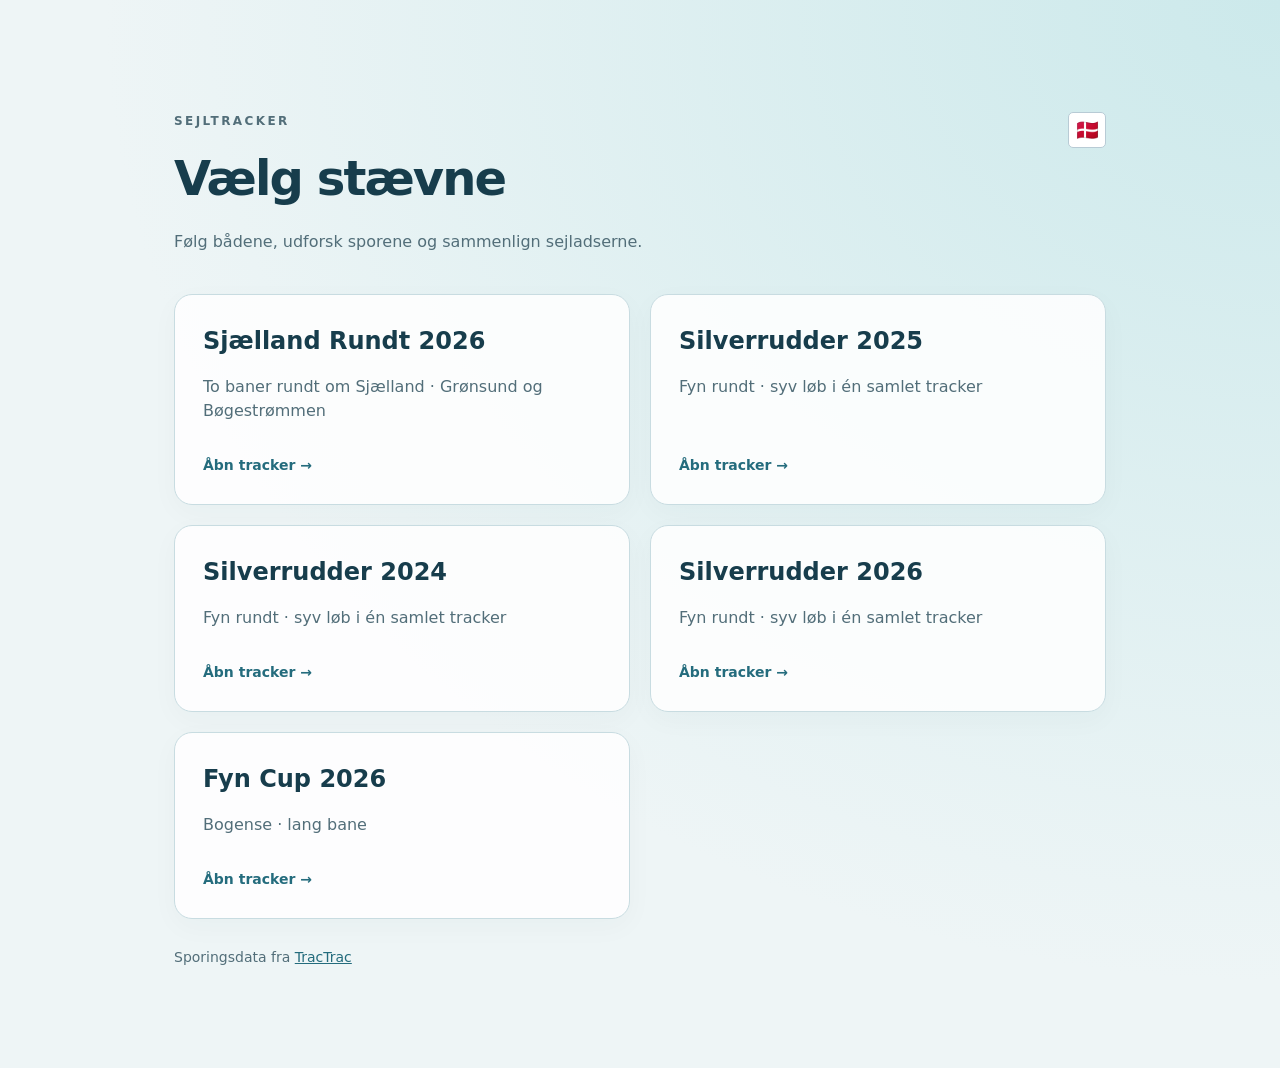
<file: releases/7faaec162c1256cc2d5933e4f541766f8879c5fa/index.html>
<!doctype html>
<html lang="da">
<meta charset="utf-8">
<meta name="viewport" content="width=device-width,initial-scale=1">
<title data-i18n>Sejltracker · Vælg stævne</title>
<link rel="stylesheet" href="landing.css">
<link rel="stylesheet" href="i18n.css">
<main>
 <header><div class="language-picker" data-language-picker>
  <button type="button" aria-label="Vælg sprog" title="Sprog" aria-expanded="false" aria-controls="languageOptions" data-i18n-attrs="aria-label title">🇩🇰</button>
  <nav id="languageOptions" aria-label="Sprog" data-languages hidden data-i18n-attrs="aria-label">
    <a lang="da" hreflang="da">Dansk</a>
    <a lang="en" hreflang="en">English</a>
    <a lang="de" hreflang="de">Deutsch</a>
    <a lang="fr" hreflang="fr">Français</a>
  </nav>
</div><p class="eyebrow" data-i18n>Sejltracker</p><h1 data-i18n>Vælg stævne</h1><p data-i18n>Følg bådene, udforsk sporene og sammenlign sejladserne.</p></header>
 <nav id="eventCards" aria-label="Stævner" aria-busy="true" data-i18n-attrs="aria-label"></nav>
 <p id="landingStatus" role="status" data-i18n>Henter stævner …</p>
 <footer class="data-credit"><span data-i18n>Sporingsdata fra</span> <a href="https://www.tractrac.com/">TracTrac</a></footer>
</main>
<script src="i18n-messages.js"></script><script src="i18n.js"></script><script src="event-selection.js"></script><script src="landing.js"></script>
</html>
</file>
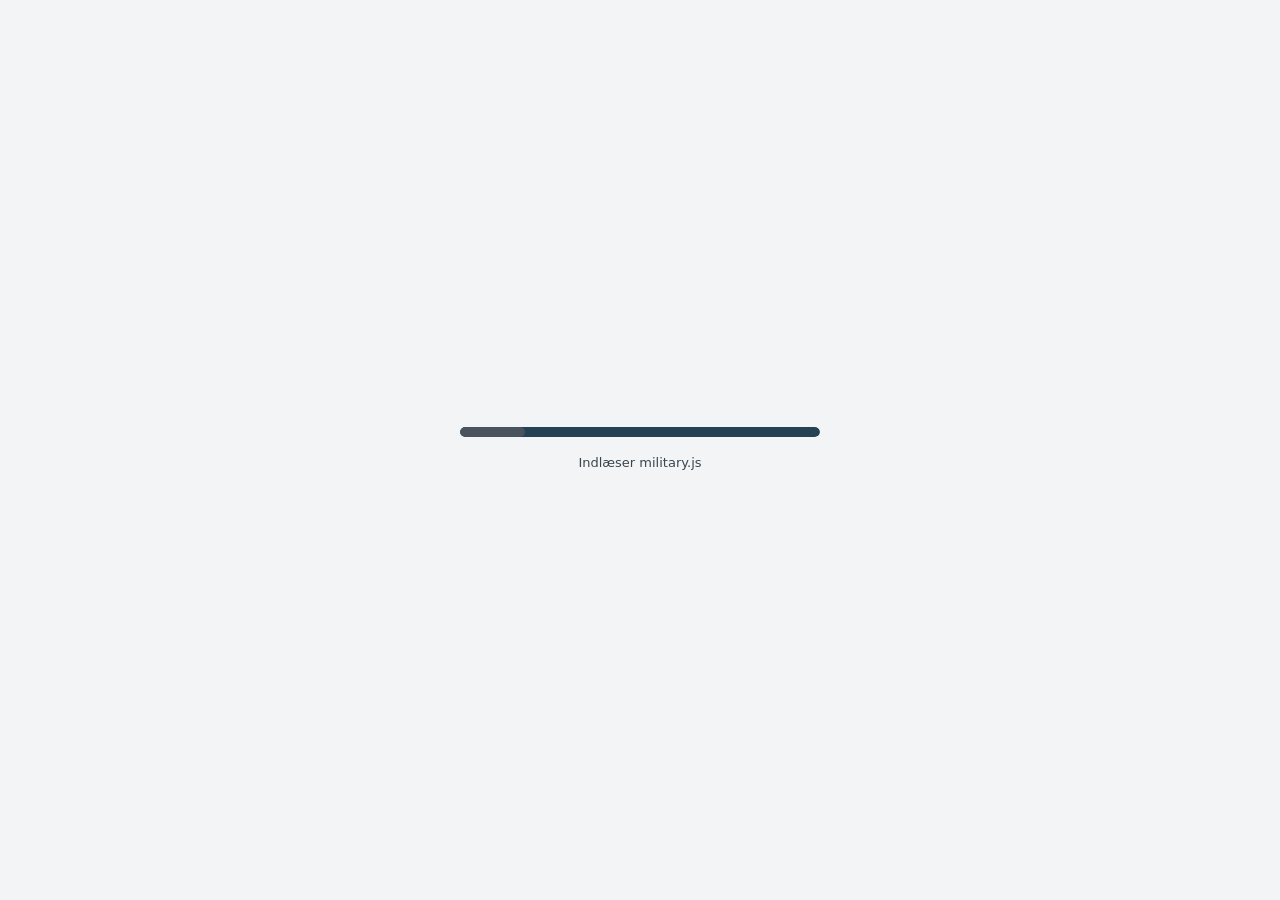
<file: releases/7faaec162c1256cc2d5933e4f541766f8879c5fa/events/fyn-cup-2026/index.html>
<!doctype html>
<html lang="da" data-event-id="fyn-cup-2026" class="viewer-loading">
<meta charset="utf-8">
<base href="../../">
<meta name="viewport" content="width=device-width,initial-scale=1">
<title data-i18n>Sejltracker</title>
<link rel="stylesheet" href="assets/f4ad414b5ff165541084/viewer.css">
<link rel="stylesheet" href="assets/f4ad414b5ff165541084/i18n.css">
<body class="event-panel-collapsed" aria-busy="true">
<section id="viewerLoading" aria-label="Indlæsning" data-i18n-attrs="aria-label">
  <progress id="viewerLoadingProgress" max="100" value="0" aria-label="Indlæser præsentationen" data-i18n-attrs="aria-label"></progress>
  <p id="viewerLoadingStage" role="status" aria-live="polite" data-i18n>Starter …</p>
  <p id="viewerLoadingError" role="alert" hidden></p>
  <p data-client-report-status role="status" hidden></p>
  <button id="viewerLoadingRetry" type="button" hidden data-i18n>Genindlæs siden</button>
</section>
<main inert>
<div id="mapSurface">
<svg id="mapBase" viewBox="230 250 620 760" xmlns="http://www.w3.org/2000/svg" aria-hidden="true">
  <g id="land" pointer-events="none"></g>
  <g id="precipitation"><image id="radarImage" x="0" y="0" width="1000" height="1180" visibility="hidden"/></g>
  <g id="baseMap"><g id="coast"></g><g id="trafficSeparation"></g><g id="militaryAreas"></g><g id="routeT" pointer-events="none"></g><g id="courseLines" pointer-events="none"></g></g>
  <g id="winds" visibility="hidden"></g><g id="mapNavigation" pointer-events="none"></g>
</svg>
<svg id="map" viewBox="230 250 620 760" xmlns="http://www.w3.org/2000/svg" role="group" aria-label="Kort med bådspor, vind, nedbørsradar og annotationer" data-i18n-attrs="aria-label">
  <path id="mapRhumbline" fill="none" stroke-width="2.5" stroke-linejoin="round" stroke-linecap="round" vector-effect="non-scaling-stroke" pointer-events="none" hidden/>
  <g id="routes"></g><g id="gateResults" pointer-events="none"></g><g id="boatMarkers"></g><g id="places"></g><g id="seamarks" pointer-events="none"></g><g id="speedMarkers"></g><g id="noteDrawings" pointer-events="none"></g><g id="drawingPreview" pointer-events="none"></g><g id="annotations"></g><g id="mapCredit" pointer-events="none"></g><g id="trackSpeedLegend" pointer-events="none" aria-label="Bådfart over grunden, jet-farveskala fra 0 til 15 knob" data-i18n-attrs="aria-label"></g>
  <g id="windSelection" visibility="hidden" pointer-events="none" role="status">
    <circle r="4" fill="#f4fafb" stroke="#273940" stroke-width="1.5"/>
    <text id="windSelectionText" font-size="12" font-weight="700" fill="#14212a" stroke="#fff" stroke-width="3" paint-order="stroke"></text>
  </g>
</svg>
</div>
<h1 id="mapHeading"><select id="eventSelect" aria-label="Stævne" title="Vælg stævne" data-i18n-attrs="aria-label title"></select><span id="referenceBoatHeading"></span><a class="all-events" href="./" title="Alle stævner" aria-label="Alle stævner" data-i18n-attrs="title aria-label">⌂</a></h1>
<div id="mapTools">
<button id="presentationFullscreen" type="button" aria-label="Fuld skærm" title="Fuld skærm" aria-pressed="false" hidden data-i18n-attrs="aria-label title">
  <svg id="fullscreenEnterIcon" width="18" height="18" viewBox="0 0 24 24" fill="none" stroke="currentColor" stroke-width="1.7" stroke-linecap="round" stroke-linejoin="round" aria-hidden="true"><path d="M8 3H3v5m13-5h5v5M3 16v5h5m13-5v5h-5"/></svg>
  <svg id="fullscreenExitIcon" width="18" height="18" viewBox="0 0 24 24" fill="none" stroke="currentColor" stroke-width="1.7" stroke-linecap="round" stroke-linejoin="round" aria-hidden="true" hidden><path d="M3 8h5V3m8 0v5h5M8 21v-5H3m18 0h-5v5"/></svg>
</button>
<section id="mapMeasure" aria-label="Måleværktøj" data-i18n-attrs="aria-label">
  <button id="mapMeasureToggle" type="button" aria-label="Mål afstand" aria-pressed="false" title="Mål afstand: træk fra start til slut. Tryk igen for at fjerne målingen." data-i18n-attrs="aria-label title"><svg width="18" height="18" viewBox="0 0 24 24" fill="none" stroke="currentColor" stroke-width="1.7" stroke-linejoin="round" aria-hidden="true"><path d="m3 16 13-13 5 5L8 21Z M6 13l3 3 M9 10l2 2 M12 7l3 3 M15 4l2 2"/></svg></button>
</section>
<section id="mapGates" aria-label="Gate-måling" data-i18n-attrs="aria-label">
  <button id="mapGatesToggle" type="button" aria-label="Mål tid mellem gates" aria-pressed="false" title="Mål sejltid: træk gate 1, og træk derefter gate 2. Tryk igen for at fjerne gates." data-i18n-attrs="aria-label title"><svg width="18" height="18" viewBox="0 0 24 24" fill="none" stroke="currentColor" stroke-width="1.7" stroke-linecap="round" stroke-linejoin="round" aria-hidden="true"><path d="M3 4v11M9 4v11M2 6h8M15 3v11M21 3v11M14 5h8M6 19h12m-3-3 3 3-3 3"/></svg></button>
</section>
<section id="rhumblineTools" aria-label="Tegn permanent rhumbline" hidden data-i18n-attrs="aria-label">
  <p id="measurementHelp"></p>
  <output id="measurementResult" aria-live="polite"></output>
  <div class="map-tool-actions"><button id="finishMapLine" type="button" disabled data-i18n>Gem permanent rhumbline</button><button id="undoMapPoint" type="button" disabled data-i18n>Fortryd punkt</button><button id="editRouteMarks" type="button" aria-controls="routeMarkTools" aria-pressed="false" data-i18n>Redigér mærker</button></div>
  <label id="routeLinePreviewLabel" hidden><span data-i18n>Vis linjen ved</span>
    <select id="routeLinePreview"><option value="start" data-i18n>Start</option><option value="finish" data-i18n>Mål</option></select>
  </label>
  <div id="routeMarkTools" hidden>
    <p data-i18n>Klik på kortet for at sætte et mærke, eller klik på et mærke for at vælge det.</p>
    <label for="routeMarkName" data-i18n>Mærkets navn (valgfrit)</label>
    <input id="routeMarkName" type="text" disabled>
    <div class="map-tool-actions"><button id="removeRouteMark" type="button" disabled data-i18n>Slet mærke</button><button id="saveRouteMarks" type="button" disabled data-i18n>Gem mærker</button></div>
    <p id="routeMarkStatus" role="status"></p>
  </div>
</section>
<section id="mapTracks" aria-label="Sporindstillinger" data-i18n-attrs="aria-label">
  <button id="mapTracksToggle" type="button" aria-label="Spor" title="Spor" aria-expanded="false" aria-controls="mapTracksPanel" data-i18n-attrs="aria-label title"><svg width="18" height="18" viewBox="0 0 24 24" fill="none" stroke="currentColor" stroke-width="1.7" stroke-linecap="round" stroke-linejoin="round" aria-hidden="true"><path d="m3 20 16-8c3-1.5 2-4-1-4H7c-3 0-4-2.5-1-4l3-1"/></svg></button>
  <div id="mapTracksPanel" hidden>
    <label for="trackLength" data-i18n>Sporlængde</label>
    <select id="trackLength"><option value="-1" data-i18n>Ingen spor</option><option value="900" data-i18n>15 minutter</option><option value="1800" data-i18n>30 minutter</option><option value="3600" data-i18n>1 time</option><option value="7200" selected data-i18n>2 timer</option><option value="14400" data-i18n>4 timer</option><option value="28800" data-i18n>8 timer</option><option value="0" data-i18n>Hele forløbet</option></select>
    <label for="referenceBoat" data-i18n>Referencebåd</label>
    <select id="referenceBoat"></select>
    <label for="trackStyle" data-i18n>Sportype</label>
    <select id="trackStyle"><option value="speed" data-i18n>Fart over grunden · SOG</option><option value="boat" data-i18n>Bådfarve</option><option value="absolute" data-i18n>Mod referencebåd · absolut</option><option value="handicap" data-i18n>Mod referencebåd · handicap</option><option value="time" data-i18n>Tid pr. 100 m · alle passager</option></select>
    <label id="handicapTracksLabel" data-i18n><input id="handicapCompensatedTracks" type="checkbox"> Handicapkompenseret spor</label>
    <p id="trackLengthSummary" hidden></p>
    <p id="ghostStatus" role="status" hidden></p>
  </div>
</section>
<button id="wind" type="button" class="weather-toggle" data-mode="off" aria-controls="winds windSelection">
  <svg width="18" height="18" viewBox="0 0 24 24" fill="none" stroke="currentColor" stroke-width="1.7" stroke-linecap="round" stroke-linejoin="round" aria-hidden="true">
    <path class="wind-mean-icon" d="M3 8h11a2.5 2.5 0 1 0-2.5-2.5M2 12h17a2.5 2.5 0 1 0-2.5-2.5M4 16h10a2.5 2.5 0 1 1-2.5 2.5"/>
    <path class="wind-gust-icon" d="M2 7h13a2.5 2.5 0 1 0-2.5-2.5M6 11h14a2 2 0 1 0-2-2M2 15h15a2.5 2.5 0 1 1-2.5 2.5M5 19h6"/>
  </svg>
</button>
<button id="rain" type="button" class="weather-toggle" aria-label="Nedbør" title="Nedbørsradar" aria-pressed="false" aria-controls="precipitation" data-i18n-attrs="aria-label title">
  <svg width="18" height="18" viewBox="0 0 24 24" fill="none" stroke="currentColor" stroke-width="1.7" stroke-linecap="round" stroke-linejoin="round" aria-hidden="true">
    <path d="M5.5 14a3.5 3.5 0 1 1 1.2-6.8 5 5 0 0 1 9.7 1.3A3 3 0 1 1 18 14ZM7 17l-1 2m6-2-1 2m6-2-1 2"/>
  </svg>
</button>
<div id="weatherStatus"><p id="windPeriod" role="status"></p><p id="rainPeriod" role="status"></p></div>
<button id="boatCompareToggle" type="button" aria-label="Sammenlign både" title="Sammenlign både" aria-expanded="false" aria-controls="boatComparePanel" data-i18n-attrs="aria-label title">A/B</button>
<div id="mapSettings" data-language-picker>
  <button id="mapSettingsToggle" type="button" aria-label="Indstillinger" title="Indstillinger" aria-expanded="false" aria-controls="mapSettingsPanel" data-i18n-attrs="aria-label title">
    <svg width="18" height="18" viewBox="0 0 24 24" fill="none" stroke="currentColor" stroke-width="1.7" stroke-linecap="round" stroke-linejoin="round" aria-hidden="true">
      <circle cx="12" cy="12" r="3"/>
      <path d="m10 3-.5 2.5-1.4.8-2.5-.8-2 3.4 2 1.8v1.6l-2 1.8 2 3.4 2.5-.8 1.4.8.5 2.5h4l.5-2.5 1.4-.8 2.5.8 2-3.4-2-1.8v-1.6l2-1.8-2-3.4-2.5.8-1.4-.8L14 3z"/>
    </svg>
  </button>
  <div id="mapSettingsPanel" data-settings-panel hidden>
    <div class="settings-language-label"><span data-i18n>Sprog</span> <span data-language-flag aria-hidden="true"></span></div>
    <nav id="languageOptions" aria-label="Sprog" data-languages data-i18n-attrs="aria-label">
      <a lang="da" hreflang="da">Dansk</a>
      <a lang="en" hreflang="en">English</a>
      <a lang="de" hreflang="de">Deutsch</a>
      <a lang="fr" hreflang="fr">Français</a>
    </nav>
    <label class="settings-unit"><span data-i18n>Vindenhed</span><select id="windUnit"><option value="kn" data-i18n>Knob</option><option value="m/s">m/s</option></select></label>
    <label class="settings-checkbox" id="rhumblineSettingLabel" data-i18n><input id="rhumblineSetting" type="checkbox" aria-controls="mapRhumbline"> Vis rhumbline</label>
  </div>
</div>
<button id="eventPanelToggle" type="button" aria-label="Vis eventpanel" title="Vis eventpanel" aria-expanded="false" aria-controls="eventPanel presentationFooter" data-i18n-attrs="aria-label title"><svg width="18" height="18" viewBox="0 0 24 24" fill="none" stroke="currentColor" stroke-width="1.7" stroke-linecap="round" stroke-linejoin="round" aria-hidden="true"><path d="M12 5.5C9 3.5 5.5 3.5 2 4.5v15c3.5-1 7-1 10 1 3-2 6.5-2 10-1v-15c-3.5-1-7-1-10 1Z"/><path d="M12 5.5v15M5 8l4 .5M5 12l4 .5m6-4 4-.5m-4 4.5 4-.5"/></svg></button>
<p id="comparisonStatus" role="status" hidden></p>
<p id="trackDataStatus" role="status" hidden></p>
</div>
<button id="mapEventImage" type="button" aria-label="Luk billedet og vis kortet" title="Klik for at vise kortet igen" hidden data-i18n-attrs="aria-label title">
  <img id="mapEventImageContent" alt="" draggable="false" hidden>
  <span id="mapEventImageStatus" role="status"></span>
</button>
<section id="renderingError" role="alert" hidden>
  <p data-client-report-status role="status" hidden></p>
  <h2 data-i18n>Kortets rendering er stoppet</h2>
  <p data-i18n>WebGL 2 er påkrævet. Der skiftes ikke til en alternativ tegnemetode.</p>
  <pre id="renderingErrorDetails"></pre>
  <button id="reloadRendering" type="button" data-i18n>Genindlæs siden</button>
</section>
<section id="visibleBoats" aria-label="Både" data-i18n-attrs="aria-label">
  <button id="visibleBoatsToggle" type="button" aria-expanded="false" aria-controls="visibleBoatsPanel"><span><span id="visibleBoatsTitle" data-i18n>Både</span> <span id="visibleBoatsCount">· 0</span></span><span class="boat-list-chevron" aria-hidden="true">⌄</span></button>
  <div id="visibleBoatsPanel" hidden>
    <div id="boatSearch">
      <div class="boat-search-heading">
        <div class="boat-race-filters">
          <label><span class="sr-only" data-i18n>Bane</span><select id="boatCourseSelect" title="Bane" data-i18n-attrs="title"><option value="" data-i18n>Alle baner</option></select></label>
          <label><span class="sr-only" data-i18n>Løb</span><select id="boatClassSelect" title="Løb" data-i18n-attrs="title"><option value="" data-i18n>Alle løb</option></select></label>
        </div>
        <div class="boat-selection-actions">
          <button id="boatFavouritesOnly" type="button" aria-label="Vis kun favoritter" title="Vis kun favoritter" aria-pressed="false" aria-controls="visibleBoatsList" data-i18n-attrs="aria-label title"><svg width="20" height="20" viewBox="0 0 24 24" fill="none" stroke="currentColor" stroke-width="1.7" stroke-linecap="round" stroke-linejoin="round" aria-hidden="true"><path d="M20.8 4.6a5.5 5.5 0 0 0-7.8 0L12 5.7l-1.1-1.1a5.5 5.5 0 0 0-7.8 7.8L12 21l8.8-8.6a5.5 5.5 0 0 0 0-7.8Z"/></svg></button>
          <button id="boatClearFavourites" type="button" aria-label="Fjern alle favoritter" title="Fjern alle favoritter" data-i18n-attrs="aria-label title"><svg width="20" height="20" viewBox="0 0 24 24" fill="none" stroke="currentColor" stroke-width="1.7" stroke-linecap="round" stroke-linejoin="round" aria-hidden="true"><path d="M9 3.5a5.5 5.5 0 0 0-5.9 8.9L12 21l8.8-8.6A5.5 5.5 0 0 0 15 3.5M12 3l-2 5 4 3-4 3 2 7"/></svg></button>
        </div>
      </div>
      <label class="sr-only" for="boatSearchInput" data-i18n>Filter både</label>
      <div class="boat-search-field"><input id="boatSearchInput" type="search" placeholder="Båd, skipper eller bådtype" title="Enter skifter hjertet for hver båd på listen" autocomplete="off" spellcheck="false" aria-controls="visibleBoatsList" data-i18n-attrs="placeholder title"></div>
    </div>
    <ul id="visibleBoatsList" aria-label="Filtrerede både" data-i18n-attrs="aria-label"></ul>
    <p id="visibleBoatsEmpty" hidden data-i18n>Ingen både.</p>
  </div>
</section>

<section id="boatComparePanel" aria-label="Sammenlign både" hidden data-i18n-attrs="aria-label"><h2 data-i18n>Sammenlign både</h2><label for="boatCompareReference" data-i18n>Referencebåd</label><select id="boatCompareReference"><option value="" data-i18n>Ingen referencebåd</option></select><label for="boatCompareMetric" data-i18n>Måling</label><select id="boatCompareMetric"><option value="speed" data-i18n>Hastighed · knob</option><option value="pace" data-i18n>Tempo · sekunder pr. sømil</option></select><button id="boatCompareResetZoom" type="button" title="Vis hele skalaen" hidden data-i18n-attrs="title">1:1</button><p id="boatCompareScope"></p><div id="boatComparePlots"></div></section>
<section id="eventPanel" aria-label="Valgt event" data-i18n-attrs="aria-label">
  <div class="event-panel-header">
    <button id="eventSetPicker" type="button" aria-expanded="false" aria-controls="eventSetControls"></button>
    <button id="saveEventToServer" type="button" class="event-action" title="Gem på serveren" aria-label="Gem på serveren" hidden data-i18n-attrs="title aria-label">
      <svg viewBox="0 0 24 24" aria-hidden="true"><path d="M7 18H6a4 4 0 0 1-.7-7.9 6 6 0 0 1 11.5-1.5A4.7 4.7 0 0 1 18 18h-1M12 20v-8m-3 3 3-3 3 3"/></svg>
    </button>
    <button id="eventAction" type="button" class="event-action" hidden>
      <svg data-event-action="add" viewBox="0 0 24 24" aria-hidden="true"><path d="M12 5v14M5 12h14"/></svg>
      <svg data-event-action="edit" viewBox="0 0 24 24" aria-hidden="true"><path d="m14 6 4 4M4 20l4-.8L20 7l-4-4L4.8 16z"/></svg>
      <svg data-event-action="save" viewBox="0 0 24 24" aria-hidden="true"><path d="M4 4h13l3 3v13H4zM8 4v6h8V4M8 20v-6h8v6"/></svg>
    </button>
  </div>
  <div id="eventSetControls" hidden>
    <label for="eventSetSelect" class="sr-only" data-i18n>Eventsæt</label>
    <select id="eventSetSelect" size="7"></select>
    <div class="button-row">
      <button id="newEventSet" type="button" class="event-set-action">
        <svg viewBox="0 0 24 24" aria-hidden="true"><path d="M12 5v14M5 12h14"/></svg>
        <span data-i18n>Nyt eventsæt</span>
      </button>
      <button id="eventSetLogin" type="button" class="event-set-action" hidden>
        <svg viewBox="0 0 24 24" aria-hidden="true"><path d="M13 4h6v16h-6M4 12h11m-4-4 4 4-4 4"/></svg>
        <span data-i18n>Log ind med GitHub</span>
      </button>
      <button id="eventSetLogout" type="button" class="event-set-action" hidden>
        <svg viewBox="0 0 24 24" aria-hidden="true"><path d="M11 4H5v16h6m-2-8h11m-4-4 4 4-4 4"/></svg>
        <span data-i18n>Log ud</span>
      </button>
    </div>
    <details id="presentationOptions">
      <summary data-i18n>Indstillinger for eventsæt</summary>
      <form id="eventSetNameForm">
        <label for="eventSetName" data-i18n>Eventsættets navn</label>
        <input id="eventSetName" type="text" maxlength="100" required>
        <label for="eventSetVisibility" data-i18n>Synlighed</label>
        <select id="eventSetVisibility"><option value="private" data-i18n>Privat</option><option value="public" data-i18n>Offentligt</option></select>
        <button type="submit" class="event-set-action">
          <svg viewBox="0 0 24 24" aria-hidden="true"><path d="m5 12 4 4L19 6"/></svg>
          <span data-i18n>Gem indstillinger</span>
        </button>
      </form>
      <div class="button-row">
        <button id="loadServerEventSet" type="button" class="event-set-action" hidden>
          <svg viewBox="0 0 24 24" aria-hidden="true"><path d="M7 18H6a4 4 0 0 1-.7-7.9 6 6 0 0 1 11.5-1.5A4.7 4.7 0 0 1 18 18h-1M12 12v8m-3-3 3 3 3-3"/></svg>
          <span data-i18n>Hent serverversion</span>
        </button>
        <button id="downloadPreviousEventDraft" type="button" class="event-set-action" hidden>
          <svg viewBox="0 0 24 24" aria-hidden="true"><path d="M3 11a9 9 0 1 1 2 7M3 5v6h6m3-4v5l3 2"/></svg>
          <span data-i18n>Hent tidligere kladde</span>
        </button>
        <button id="export" type="button" class="event-set-action">
          <svg viewBox="0 0 24 24" aria-hidden="true"><path d="M12 3H5v18h12v-5m-6-5h9m-3-3 3 3-3 3"/></svg>
          <span data-i18n>Eksportér noter</span>
        </button>
        <button id="importEventNotes" type="button" class="event-set-action">
          <svg viewBox="0 0 24 24" aria-hidden="true"><path d="M12 3H5v18h12v-5m-6-5h9m-6-3-3 3 3 3"/></svg>
          <span data-i18n>Importér noter</span>
        </button>
      </div>
    </details>
  </div>
  <dialog id="newEventSetDialog" aria-labelledby="newEventSetTitle">
    <form id="newEventSetForm">
      <h2 id="newEventSetTitle" data-i18n>Nyt eventsæt</h2>
      <label for="newEventSetName" data-i18n>Eventsættets navn</label>
      <input id="newEventSetName" type="text" maxlength="100" required>
      <div class="button-row">
        <button type="submit" data-i18n>Opret eventsæt</button>
        <button id="cancelNewEventSet" type="button" data-i18n>Annullér</button>
      </div>
    </form>
  </dialog>
  <p id="onlineStatus" role="status"></p>
  <button id="cancelEventLogin" type="button" hidden data-i18n>Annullér login</button>
  <div class="event-summary" aria-live="polite" aria-atomic="true">
    <div class="event-meta"><span id="eventCounter"></span><time id="eventTime"></time></div>
    <p id="eventText" data-empty-label="Klik for at tilføje tekst" data-i18n-attrs="data-empty-label"></p>
    <textarea id="eventTextEditor" rows="4" maxlength="900" aria-label="Redigér eventtekst" title="Ctrl+Enter gemmer eventet. Escape annullerer ændringerne." hidden data-i18n-attrs="aria-label title"></textarea>
    <p id="inlineTextStatus" class="help" role="status"></p>
  </div>
  <p id="presentationMessage" class="help" role="status"></p>
  <figure id="eventImageFigure" hidden><button id="eventImageButton" type="button" aria-label="Vis billedet over kortet" aria-controls="mapEventImage" aria-expanded="false" title="Vis billedet over kortet" data-i18n-attrs="aria-label title"><img id="eventImage" alt=""></button><figcaption id="eventImageCaption"></figcaption></figure>
  <p id="eventImageStatus" class="help" role="status"></p>
  <figure id="eventVideoFigure" hidden>
    <button id="eventVideoButton" type="button" aria-label="Afspil YouTube-video i fuld skærm" aria-controls="eventVideoOverlay" aria-expanded="false" data-i18n-attrs="aria-label">
      <img id="eventVideoThumbnail" alt="" loading="lazy">
      <span class="video-play" aria-hidden="true">▶</span><span class="video-caption" data-i18n>Afspil i fuld skærm</span>
    </button>
  </figure>
  <p id="eventVideoStatus" class="help" role="status"></p>
  <p id="speedPinStatus" class="help" role="status"></p>
  <p id="annotationStatus" role="status"></p>
  <div id="eventEditor" hidden>
    <div id="eventContentTools" hidden>
      <div class="button-row">
        <button id="chooseNoteImage" type="button" data-i18n>Upload billede</button>
        <input id="noteImage" type="file" accept="image/jpeg,image/png,image/webp,image/gif" hidden>
        <button id="cropNoteImage" type="button" hidden data-i18n>Beskær</button>
        <button id="removeNoteImage" type="button" hidden data-i18n>Fjern billede</button>
        <button id="startDrawing" type="button" aria-controls="drawingTools" aria-expanded="false" data-i18n>Tegn</button>
      </div>
      <p id="noteImageStatus" role="status"></p>
      <fieldset id="drawingTools" hidden>
        <legend data-i18n>Tegn på kortet</legend>
        <label for="drawingTool" data-i18n>Værktøj</label>
        <select id="drawingTool"><option value="pen" data-i18n>Frihånd</option><option value="arrow" data-i18n>Pil</option><option value="line" data-i18n>Linje</option><option value="circle" data-i18n>Cirkel</option></select>
        <div class="drawing-style">
          <label data-i18n>Farve <input id="drawingColour" type="color" value="#e02020"></label>
          <label data-i18n>Stregbredde <select id="drawingWidth"><option value="2" data-i18n>Tynd</option><option value="4" selected data-i18n>Normal</option><option value="7" data-i18n>Tyk</option></select></label>
        </div>
        <div class="button-row"><button id="undoDrawing" data-i18n>Fortryd sidste streg</button><button id="clearDrawings" data-i18n>Ryd tegninger</button></div>
        <p class="help" data-i18n>Træk på kortet for at tegne. Tegningerne følger geografien ved zoom og vises kun sammen med denne note. Escape stopper tegneværktøjet.</p>
        <button id="finishDrawing" type="button" data-i18n>Færdig</button>
        <p id="drawingCount" class="help" role="status"></p>
      </fieldset>
      <details id="eventScene" hidden>
        <summary data-i18n>Kortvisning</summary>
        <p id="eventSceneStatus" role="status"></p>
        <div class="button-row">
          <button id="captureEventScene" type="button" data-i18n>Brug i eventet</button>
          <button id="restoreEventScene" type="button" data-i18n>Gendan kortvisning</button>
          <button id="undoEventScene" type="button" hidden data-i18n>Fortryd</button>
        </div>
      </details>
      <details id="eventOptions">
        <summary data-i18n>Flere handlinger</summary>
        <label data-i18n>Tidspunkt (dansk tid)<input id="noteTime" type="datetime-local" step="1"></label>
        <label data-i18n>YouTube-link<input id="noteVideo" type="text" inputmode="url" maxlength="2048" placeholder="https://youtu.be/…" aria-describedby="noteVideoStatus"></label>
        <p id="noteVideoStatus" role="status"></p>
        <div class="button-row">
          <button id="removeNoteVideo" type="button" hidden data-i18n>Fjern video</button>
          <button id="placeNote" type="button" data-i18n>Placér markør</button>
          <button id="cancelNote" type="button" hidden data-i18n>Annullér placering</button>
          <button id="removeNotePoint" type="button" hidden data-i18n>Fjern markør</button>
          <button id="deleteNote" type="button" hidden data-i18n>Slet event</button>
        </div>
      </details>
      <button id="cancelEventEdit" type="button" data-i18n>Annullér</button>
    </div>
  </div>
</section>
<footer id="editingTimeline"><div class="controls">
  <div class="transport-controls" role="group" aria-label="Afspilning og events" data-i18n-attrs="aria-label">
    <button id="previousEvent" class="transport-button" type="button" aria-label="Forrige event" title="Forrige event" data-i18n-attrs="aria-label title"><svg viewBox="0 0 24 24" aria-hidden="true"><path fill="currentColor" d="M5 5h2v14H5zM19 5v14L9 12z"/></svg></button>
    <button id="back" class="transport-button" type="button" aria-label="Lavere hastighed" title="Lavere hastighed" data-i18n-attrs="aria-label title"><svg viewBox="0 0 24 24" aria-hidden="true"><path fill="currentColor" d="M11 5v14L2 12zM22 5v14l-9-7z"/></svg></button>
    <button id="play" class="transport-button" type="button" aria-label="Afspil" title="Afspil" data-i18n-attrs="aria-label title"><svg id="playIcon" viewBox="0 0 24 24" aria-hidden="true"><path fill="currentColor" d="M7 4v16l13-8z"/></svg><svg id="pauseIcon" viewBox="0 0 24 24" aria-hidden="true" hidden><path fill="currentColor" d="M5 4h5v16H5zM14 4h5v16h-5z"/></svg></button>
    <button id="next" class="transport-button" type="button" aria-label="Højere hastighed" title="Højere hastighed" data-i18n-attrs="aria-label title"><svg viewBox="0 0 24 24" aria-hidden="true"><path fill="currentColor" d="M2 5v14l9-7zM13 5v14l9-7z"/></svg></button>
    <button id="nextEvent" class="transport-button" type="button" aria-label="Næste event" title="Næste event" data-i18n-attrs="aria-label title"><svg viewBox="0 0 24 24" aria-hidden="true"><path fill="currentColor" d="M17 5h2v14h-2zM5 5v14l10-7z"/></svg></button>
  </div>
  <label for="playbackSpeed" class="sr-only" data-i18n>Afspilningshastighed</label><select id="playbackSpeed" title="Afspilningshastighed" data-i18n-attrs="title"><option value="1">1×</option><option value="2">2×</option><option value="5">5×</option><option value="10">10×</option><option value="20">20×</option><option value="100" selected>100×</option><option value="200">200×</option><option value="400">400×</option><option value="1000">1000×</option></select><time id="clock" aria-label="Kortets tid" data-i18n-attrs="aria-label"></time><div id="timelineTrack"><input id="time" aria-label="Tidspunkt, perioder med valgte både i kortudsnittet" type="range" step="1" data-i18n-attrs="aria-label"><div id="timelineEvents" aria-hidden="true"></div></div>
</div><div id="timeWindow" hidden></div></footer>
<footer id="presentationFooter">
  <div class="event-navigation">
    <nav aria-label="Præsentationens events" data-i18n-attrs="aria-label">
      <label for="presentationEventSelect" class="sr-only" data-i18n>Vælg event</label><select id="presentationEventSelect"></select>
    </nav>
  </div>
</footer></main>
<section id="eventVideoOverlay" role="dialog" aria-modal="true" aria-label="YouTube-video" hidden data-i18n-attrs="aria-label">
  <div class="video-toolbar"><a id="eventVideoLink" target="_blank" rel="noopener" data-i18n>Åbn på YouTube</a><button id="closeEventVideo" type="button" data-i18n>Luk video ×</button></div>
  <div id="eventVideoPlayer"></div>
</section>
<dialog id="imageCropDialog" aria-labelledby="imageCropTitle" aria-describedby="imageCropHelp">
  <h2 id="imageCropTitle" data-i18n>Beskær billede</h2>
  <p id="imageCropHelp" class="help" data-i18n>Træk et udsnit på billedet. Flyt rammen eller træk i hjørnerne for at tilpasse den. Du kan også angive udsnittet i pixels.</p>
  <div class="image-crop-preview"><div id="imageCropStage" hidden>
    <img id="imageCropSource" alt="Billede til beskæring" draggable="false" data-i18n-attrs="alt">
    <div id="imageCropSelection"><span data-crop-corner="nw"></span><span data-crop-corner="ne"></span><span data-crop-corner="sw"></span><span data-crop-corner="se"></span></div>
  </div></div>
  <fieldset id="imageCropFields" disabled><legend data-i18n>Udsnit i pixels</legend><div class="image-crop-fields">
    <label data-i18n>Fra venstre<input id="imageCropX" type="number" min="0" step="1"></label>
    <label data-i18n>Fra toppen<input id="imageCropY" type="number" min="0" step="1"></label>
    <label data-i18n>Bredde<input id="imageCropWidth" type="number" min="1" step="1"></label>
    <label data-i18n>Højde<input id="imageCropHeight" type="number" min="1" step="1"></label>
  </div></fieldset>
  <p id="imageCropStatus" class="help" role="status" aria-live="polite"></p>
  <p class="help" data-i18n>Beskæringen gemmes i kladden til dette event.</p>
  <div class="button-row"><button id="applyImageCrop" type="button" disabled data-i18n>Brug beskæring</button><button id="resetImageCrop" type="button" disabled data-i18n>Hele billedet</button><button id="cancelImageCrop" type="button" data-i18n>Annullér</button></div>
</dialog>
<script src="assets/f4ad414b5ff165541084/i18n-messages.js"></script><script src="assets/f4ad414b5ff165541084/i18n.js"></script><script src="config.js?v=9873acd0e642bd963eda"></script><script src="assets/f4ad414b5ff165541084/client-diagnostics.js"></script><script src="assets/f4ad414b5ff165541084/event-selection.js"></script><script src="assets/f4ad414b5ff165541084/boot.js"></script>
</body>
</html>
</file>
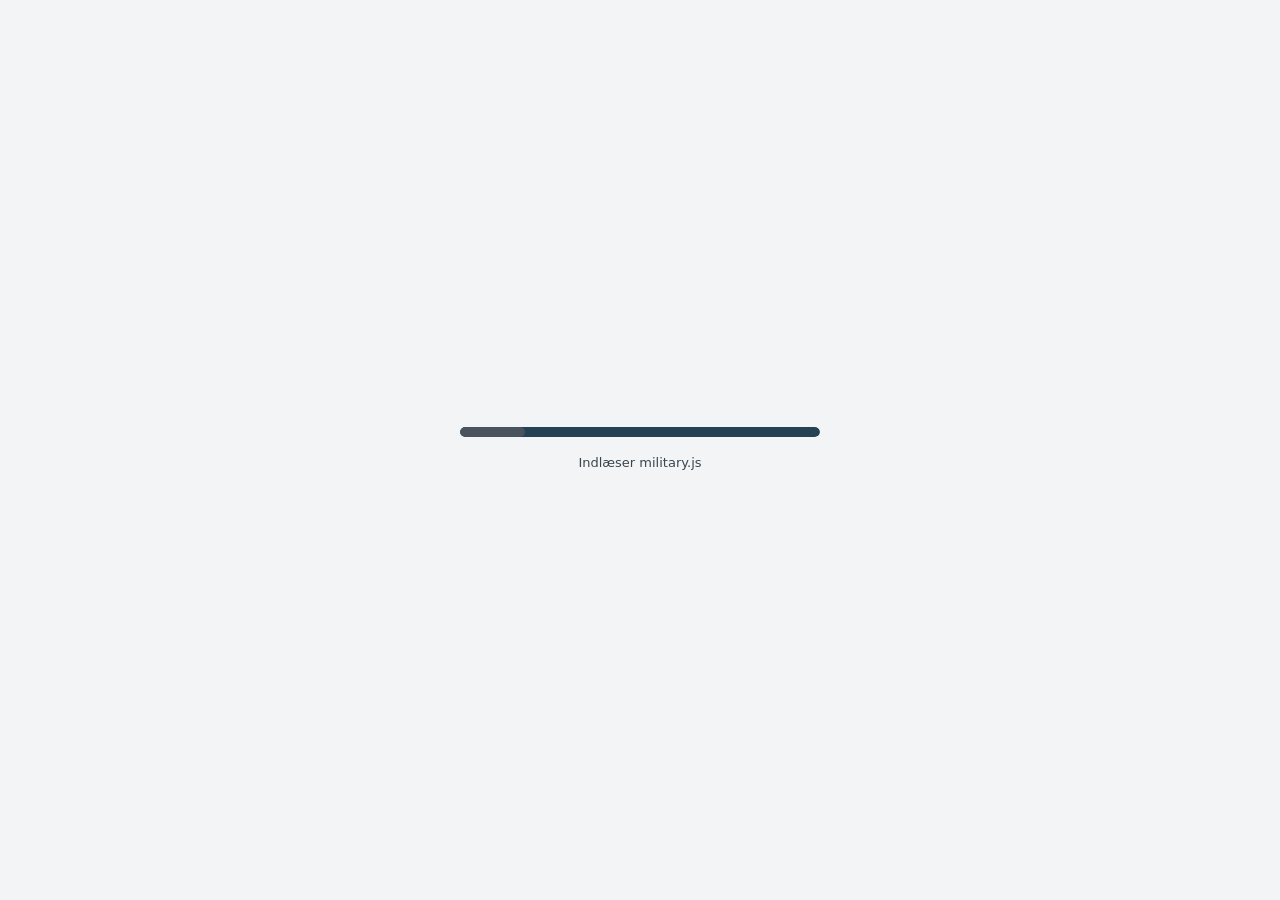
<file: releases/7faaec162c1256cc2d5933e4f541766f8879c5fa/events/silverrudder-2024/index.html>
<!doctype html>
<html lang="da" data-event-id="silverrudder-2024" class="viewer-loading">
<meta charset="utf-8">
<base href="../../">
<meta name="viewport" content="width=device-width,initial-scale=1">
<title data-i18n>Sejltracker</title>
<link rel="stylesheet" href="assets/f4ad414b5ff165541084/viewer.css">
<link rel="stylesheet" href="assets/f4ad414b5ff165541084/i18n.css">
<body class="event-panel-collapsed" aria-busy="true">
<section id="viewerLoading" aria-label="Indlæsning" data-i18n-attrs="aria-label">
  <progress id="viewerLoadingProgress" max="100" value="0" aria-label="Indlæser præsentationen" data-i18n-attrs="aria-label"></progress>
  <p id="viewerLoadingStage" role="status" aria-live="polite" data-i18n>Starter …</p>
  <p id="viewerLoadingError" role="alert" hidden></p>
  <p data-client-report-status role="status" hidden></p>
  <button id="viewerLoadingRetry" type="button" hidden data-i18n>Genindlæs siden</button>
</section>
<main inert>
<div id="mapSurface">
<svg id="mapBase" viewBox="230 250 620 760" xmlns="http://www.w3.org/2000/svg" aria-hidden="true">
  <g id="land" pointer-events="none"></g>
  <g id="precipitation"><image id="radarImage" x="0" y="0" width="1000" height="1180" visibility="hidden"/></g>
  <g id="baseMap"><g id="coast"></g><g id="trafficSeparation"></g><g id="militaryAreas"></g><g id="routeT" pointer-events="none"></g><g id="courseLines" pointer-events="none"></g></g>
  <g id="winds" visibility="hidden"></g><g id="mapNavigation" pointer-events="none"></g>
</svg>
<svg id="map" viewBox="230 250 620 760" xmlns="http://www.w3.org/2000/svg" role="group" aria-label="Kort med bådspor, vind, nedbørsradar og annotationer" data-i18n-attrs="aria-label">
  <path id="mapRhumbline" fill="none" stroke-width="2.5" stroke-linejoin="round" stroke-linecap="round" vector-effect="non-scaling-stroke" pointer-events="none" hidden/>
  <g id="routes"></g><g id="gateResults" pointer-events="none"></g><g id="boatMarkers"></g><g id="places"></g><g id="seamarks" pointer-events="none"></g><g id="speedMarkers"></g><g id="noteDrawings" pointer-events="none"></g><g id="drawingPreview" pointer-events="none"></g><g id="annotations"></g><g id="mapCredit" pointer-events="none"></g><g id="trackSpeedLegend" pointer-events="none" aria-label="Bådfart over grunden, jet-farveskala fra 0 til 15 knob" data-i18n-attrs="aria-label"></g>
  <g id="windSelection" visibility="hidden" pointer-events="none" role="status">
    <circle r="4" fill="#f4fafb" stroke="#273940" stroke-width="1.5"/>
    <text id="windSelectionText" font-size="12" font-weight="700" fill="#14212a" stroke="#fff" stroke-width="3" paint-order="stroke"></text>
  </g>
</svg>
</div>
<h1 id="mapHeading"><select id="eventSelect" aria-label="Stævne" title="Vælg stævne" data-i18n-attrs="aria-label title"></select><span id="referenceBoatHeading"></span><a class="all-events" href="./" title="Alle stævner" aria-label="Alle stævner" data-i18n-attrs="title aria-label">⌂</a></h1>
<div id="mapTools">
<button id="presentationFullscreen" type="button" aria-label="Fuld skærm" title="Fuld skærm" aria-pressed="false" hidden data-i18n-attrs="aria-label title">
  <svg id="fullscreenEnterIcon" width="18" height="18" viewBox="0 0 24 24" fill="none" stroke="currentColor" stroke-width="1.7" stroke-linecap="round" stroke-linejoin="round" aria-hidden="true"><path d="M8 3H3v5m13-5h5v5M3 16v5h5m13-5v5h-5"/></svg>
  <svg id="fullscreenExitIcon" width="18" height="18" viewBox="0 0 24 24" fill="none" stroke="currentColor" stroke-width="1.7" stroke-linecap="round" stroke-linejoin="round" aria-hidden="true" hidden><path d="M3 8h5V3m8 0v5h5M8 21v-5H3m18 0h-5v5"/></svg>
</button>
<section id="mapMeasure" aria-label="Måleværktøj" data-i18n-attrs="aria-label">
  <button id="mapMeasureToggle" type="button" aria-label="Mål afstand" aria-pressed="false" title="Mål afstand: træk fra start til slut. Tryk igen for at fjerne målingen." data-i18n-attrs="aria-label title"><svg width="18" height="18" viewBox="0 0 24 24" fill="none" stroke="currentColor" stroke-width="1.7" stroke-linejoin="round" aria-hidden="true"><path d="m3 16 13-13 5 5L8 21Z M6 13l3 3 M9 10l2 2 M12 7l3 3 M15 4l2 2"/></svg></button>
</section>
<section id="mapGates" aria-label="Gate-måling" data-i18n-attrs="aria-label">
  <button id="mapGatesToggle" type="button" aria-label="Mål tid mellem gates" aria-pressed="false" title="Mål sejltid: træk gate 1, og træk derefter gate 2. Tryk igen for at fjerne gates." data-i18n-attrs="aria-label title"><svg width="18" height="18" viewBox="0 0 24 24" fill="none" stroke="currentColor" stroke-width="1.7" stroke-linecap="round" stroke-linejoin="round" aria-hidden="true"><path d="M3 4v11M9 4v11M2 6h8M15 3v11M21 3v11M14 5h8M6 19h12m-3-3 3 3-3 3"/></svg></button>
</section>
<section id="rhumblineTools" aria-label="Tegn permanent rhumbline" hidden data-i18n-attrs="aria-label">
  <p id="measurementHelp"></p>
  <output id="measurementResult" aria-live="polite"></output>
  <div class="map-tool-actions"><button id="finishMapLine" type="button" disabled data-i18n>Gem permanent rhumbline</button><button id="undoMapPoint" type="button" disabled data-i18n>Fortryd punkt</button><button id="editRouteMarks" type="button" aria-controls="routeMarkTools" aria-pressed="false" data-i18n>Redigér mærker</button></div>
  <label id="routeLinePreviewLabel" hidden><span data-i18n>Vis linjen ved</span>
    <select id="routeLinePreview"><option value="start" data-i18n>Start</option><option value="finish" data-i18n>Mål</option></select>
  </label>
  <div id="routeMarkTools" hidden>
    <p data-i18n>Klik på kortet for at sætte et mærke, eller klik på et mærke for at vælge det.</p>
    <label for="routeMarkName" data-i18n>Mærkets navn (valgfrit)</label>
    <input id="routeMarkName" type="text" disabled>
    <div class="map-tool-actions"><button id="removeRouteMark" type="button" disabled data-i18n>Slet mærke</button><button id="saveRouteMarks" type="button" disabled data-i18n>Gem mærker</button></div>
    <p id="routeMarkStatus" role="status"></p>
  </div>
</section>
<section id="mapTracks" aria-label="Sporindstillinger" data-i18n-attrs="aria-label">
  <button id="mapTracksToggle" type="button" aria-label="Spor" title="Spor" aria-expanded="false" aria-controls="mapTracksPanel" data-i18n-attrs="aria-label title"><svg width="18" height="18" viewBox="0 0 24 24" fill="none" stroke="currentColor" stroke-width="1.7" stroke-linecap="round" stroke-linejoin="round" aria-hidden="true"><path d="m3 20 16-8c3-1.5 2-4-1-4H7c-3 0-4-2.5-1-4l3-1"/></svg></button>
  <div id="mapTracksPanel" hidden>
    <label for="trackLength" data-i18n>Sporlængde</label>
    <select id="trackLength"><option value="-1" data-i18n>Ingen spor</option><option value="900" data-i18n>15 minutter</option><option value="1800" data-i18n>30 minutter</option><option value="3600" data-i18n>1 time</option><option value="7200" selected data-i18n>2 timer</option><option value="14400" data-i18n>4 timer</option><option value="28800" data-i18n>8 timer</option><option value="0" data-i18n>Hele forløbet</option></select>
    <label for="referenceBoat" data-i18n>Referencebåd</label>
    <select id="referenceBoat"></select>
    <label for="trackStyle" data-i18n>Sportype</label>
    <select id="trackStyle"><option value="speed" data-i18n>Fart over grunden · SOG</option><option value="boat" data-i18n>Bådfarve</option><option value="absolute" data-i18n>Mod referencebåd · absolut</option><option value="handicap" data-i18n>Mod referencebåd · handicap</option><option value="time" data-i18n>Tid pr. 100 m · alle passager</option></select>
    <label id="handicapTracksLabel" data-i18n><input id="handicapCompensatedTracks" type="checkbox"> Handicapkompenseret spor</label>
    <p id="trackLengthSummary" hidden></p>
    <p id="ghostStatus" role="status" hidden></p>
  </div>
</section>
<button id="wind" type="button" class="weather-toggle" data-mode="off" aria-controls="winds windSelection">
  <svg width="18" height="18" viewBox="0 0 24 24" fill="none" stroke="currentColor" stroke-width="1.7" stroke-linecap="round" stroke-linejoin="round" aria-hidden="true">
    <path class="wind-mean-icon" d="M3 8h11a2.5 2.5 0 1 0-2.5-2.5M2 12h17a2.5 2.5 0 1 0-2.5-2.5M4 16h10a2.5 2.5 0 1 1-2.5 2.5"/>
    <path class="wind-gust-icon" d="M2 7h13a2.5 2.5 0 1 0-2.5-2.5M6 11h14a2 2 0 1 0-2-2M2 15h15a2.5 2.5 0 1 1-2.5 2.5M5 19h6"/>
  </svg>
</button>
<button id="rain" type="button" class="weather-toggle" aria-label="Nedbør" title="Nedbørsradar" aria-pressed="false" aria-controls="precipitation" data-i18n-attrs="aria-label title">
  <svg width="18" height="18" viewBox="0 0 24 24" fill="none" stroke="currentColor" stroke-width="1.7" stroke-linecap="round" stroke-linejoin="round" aria-hidden="true">
    <path d="M5.5 14a3.5 3.5 0 1 1 1.2-6.8 5 5 0 0 1 9.7 1.3A3 3 0 1 1 18 14ZM7 17l-1 2m6-2-1 2m6-2-1 2"/>
  </svg>
</button>
<div id="weatherStatus"><p id="windPeriod" role="status"></p><p id="rainPeriod" role="status"></p></div>
<button id="boatCompareToggle" type="button" aria-label="Sammenlign både" title="Sammenlign både" aria-expanded="false" aria-controls="boatComparePanel" data-i18n-attrs="aria-label title">A/B</button>
<div id="mapSettings" data-language-picker>
  <button id="mapSettingsToggle" type="button" aria-label="Indstillinger" title="Indstillinger" aria-expanded="false" aria-controls="mapSettingsPanel" data-i18n-attrs="aria-label title">
    <svg width="18" height="18" viewBox="0 0 24 24" fill="none" stroke="currentColor" stroke-width="1.7" stroke-linecap="round" stroke-linejoin="round" aria-hidden="true">
      <circle cx="12" cy="12" r="3"/>
      <path d="m10 3-.5 2.5-1.4.8-2.5-.8-2 3.4 2 1.8v1.6l-2 1.8 2 3.4 2.5-.8 1.4.8.5 2.5h4l.5-2.5 1.4-.8 2.5.8 2-3.4-2-1.8v-1.6l2-1.8-2-3.4-2.5.8-1.4-.8L14 3z"/>
    </svg>
  </button>
  <div id="mapSettingsPanel" data-settings-panel hidden>
    <div class="settings-language-label"><span data-i18n>Sprog</span> <span data-language-flag aria-hidden="true"></span></div>
    <nav id="languageOptions" aria-label="Sprog" data-languages data-i18n-attrs="aria-label">
      <a lang="da" hreflang="da">Dansk</a>
      <a lang="en" hreflang="en">English</a>
      <a lang="de" hreflang="de">Deutsch</a>
      <a lang="fr" hreflang="fr">Français</a>
    </nav>
    <label class="settings-unit"><span data-i18n>Vindenhed</span><select id="windUnit"><option value="kn" data-i18n>Knob</option><option value="m/s">m/s</option></select></label>
    <label class="settings-checkbox" id="rhumblineSettingLabel" data-i18n><input id="rhumblineSetting" type="checkbox" aria-controls="mapRhumbline"> Vis rhumbline</label>
  </div>
</div>
<button id="eventPanelToggle" type="button" aria-label="Vis eventpanel" title="Vis eventpanel" aria-expanded="false" aria-controls="eventPanel presentationFooter" data-i18n-attrs="aria-label title"><svg width="18" height="18" viewBox="0 0 24 24" fill="none" stroke="currentColor" stroke-width="1.7" stroke-linecap="round" stroke-linejoin="round" aria-hidden="true"><path d="M12 5.5C9 3.5 5.5 3.5 2 4.5v15c3.5-1 7-1 10 1 3-2 6.5-2 10-1v-15c-3.5-1-7-1-10 1Z"/><path d="M12 5.5v15M5 8l4 .5M5 12l4 .5m6-4 4-.5m-4 4.5 4-.5"/></svg></button>
<p id="comparisonStatus" role="status" hidden></p>
<p id="trackDataStatus" role="status" hidden></p>
</div>
<button id="mapEventImage" type="button" aria-label="Luk billedet og vis kortet" title="Klik for at vise kortet igen" hidden data-i18n-attrs="aria-label title">
  <img id="mapEventImageContent" alt="" draggable="false" hidden>
  <span id="mapEventImageStatus" role="status"></span>
</button>
<section id="renderingError" role="alert" hidden>
  <p data-client-report-status role="status" hidden></p>
  <h2 data-i18n>Kortets rendering er stoppet</h2>
  <p data-i18n>WebGL 2 er påkrævet. Der skiftes ikke til en alternativ tegnemetode.</p>
  <pre id="renderingErrorDetails"></pre>
  <button id="reloadRendering" type="button" data-i18n>Genindlæs siden</button>
</section>
<section id="visibleBoats" aria-label="Både" data-i18n-attrs="aria-label">
  <button id="visibleBoatsToggle" type="button" aria-expanded="false" aria-controls="visibleBoatsPanel"><span><span id="visibleBoatsTitle" data-i18n>Både</span> <span id="visibleBoatsCount">· 0</span></span><span class="boat-list-chevron" aria-hidden="true">⌄</span></button>
  <div id="visibleBoatsPanel" hidden>
    <div id="boatSearch">
      <div class="boat-search-heading">
        <div class="boat-race-filters">
          <label><span class="sr-only" data-i18n>Bane</span><select id="boatCourseSelect" title="Bane" data-i18n-attrs="title"><option value="" data-i18n>Alle baner</option></select></label>
          <label><span class="sr-only" data-i18n>Løb</span><select id="boatClassSelect" title="Løb" data-i18n-attrs="title"><option value="" data-i18n>Alle løb</option></select></label>
        </div>
        <div class="boat-selection-actions">
          <button id="boatFavouritesOnly" type="button" aria-label="Vis kun favoritter" title="Vis kun favoritter" aria-pressed="false" aria-controls="visibleBoatsList" data-i18n-attrs="aria-label title"><svg width="20" height="20" viewBox="0 0 24 24" fill="none" stroke="currentColor" stroke-width="1.7" stroke-linecap="round" stroke-linejoin="round" aria-hidden="true"><path d="M20.8 4.6a5.5 5.5 0 0 0-7.8 0L12 5.7l-1.1-1.1a5.5 5.5 0 0 0-7.8 7.8L12 21l8.8-8.6a5.5 5.5 0 0 0 0-7.8Z"/></svg></button>
          <button id="boatClearFavourites" type="button" aria-label="Fjern alle favoritter" title="Fjern alle favoritter" data-i18n-attrs="aria-label title"><svg width="20" height="20" viewBox="0 0 24 24" fill="none" stroke="currentColor" stroke-width="1.7" stroke-linecap="round" stroke-linejoin="round" aria-hidden="true"><path d="M9 3.5a5.5 5.5 0 0 0-5.9 8.9L12 21l8.8-8.6A5.5 5.5 0 0 0 15 3.5M12 3l-2 5 4 3-4 3 2 7"/></svg></button>
        </div>
      </div>
      <label class="sr-only" for="boatSearchInput" data-i18n>Filter både</label>
      <div class="boat-search-field"><input id="boatSearchInput" type="search" placeholder="Båd, skipper eller bådtype" title="Enter skifter hjertet for hver båd på listen" autocomplete="off" spellcheck="false" aria-controls="visibleBoatsList" data-i18n-attrs="placeholder title"></div>
    </div>
    <ul id="visibleBoatsList" aria-label="Filtrerede både" data-i18n-attrs="aria-label"></ul>
    <p id="visibleBoatsEmpty" hidden data-i18n>Ingen både.</p>
  </div>
</section>

<section id="boatComparePanel" aria-label="Sammenlign både" hidden data-i18n-attrs="aria-label"><h2 data-i18n>Sammenlign både</h2><label for="boatCompareReference" data-i18n>Referencebåd</label><select id="boatCompareReference"><option value="" data-i18n>Ingen referencebåd</option></select><label for="boatCompareMetric" data-i18n>Måling</label><select id="boatCompareMetric"><option value="speed" data-i18n>Hastighed · knob</option><option value="pace" data-i18n>Tempo · sekunder pr. sømil</option></select><button id="boatCompareResetZoom" type="button" title="Vis hele skalaen" hidden data-i18n-attrs="title">1:1</button><p id="boatCompareScope"></p><div id="boatComparePlots"></div></section>
<section id="eventPanel" aria-label="Valgt event" data-i18n-attrs="aria-label">
  <div class="event-panel-header">
    <button id="eventSetPicker" type="button" aria-expanded="false" aria-controls="eventSetControls"></button>
    <button id="saveEventToServer" type="button" class="event-action" title="Gem på serveren" aria-label="Gem på serveren" hidden data-i18n-attrs="title aria-label">
      <svg viewBox="0 0 24 24" aria-hidden="true"><path d="M7 18H6a4 4 0 0 1-.7-7.9 6 6 0 0 1 11.5-1.5A4.7 4.7 0 0 1 18 18h-1M12 20v-8m-3 3 3-3 3 3"/></svg>
    </button>
    <button id="eventAction" type="button" class="event-action" hidden>
      <svg data-event-action="add" viewBox="0 0 24 24" aria-hidden="true"><path d="M12 5v14M5 12h14"/></svg>
      <svg data-event-action="edit" viewBox="0 0 24 24" aria-hidden="true"><path d="m14 6 4 4M4 20l4-.8L20 7l-4-4L4.8 16z"/></svg>
      <svg data-event-action="save" viewBox="0 0 24 24" aria-hidden="true"><path d="M4 4h13l3 3v13H4zM8 4v6h8V4M8 20v-6h8v6"/></svg>
    </button>
  </div>
  <div id="eventSetControls" hidden>
    <label for="eventSetSelect" class="sr-only" data-i18n>Eventsæt</label>
    <select id="eventSetSelect" size="7"></select>
    <div class="button-row">
      <button id="newEventSet" type="button" class="event-set-action">
        <svg viewBox="0 0 24 24" aria-hidden="true"><path d="M12 5v14M5 12h14"/></svg>
        <span data-i18n>Nyt eventsæt</span>
      </button>
      <button id="eventSetLogin" type="button" class="event-set-action" hidden>
        <svg viewBox="0 0 24 24" aria-hidden="true"><path d="M13 4h6v16h-6M4 12h11m-4-4 4 4-4 4"/></svg>
        <span data-i18n>Log ind med GitHub</span>
      </button>
      <button id="eventSetLogout" type="button" class="event-set-action" hidden>
        <svg viewBox="0 0 24 24" aria-hidden="true"><path d="M11 4H5v16h6m-2-8h11m-4-4 4 4-4 4"/></svg>
        <span data-i18n>Log ud</span>
      </button>
    </div>
    <details id="presentationOptions">
      <summary data-i18n>Indstillinger for eventsæt</summary>
      <form id="eventSetNameForm">
        <label for="eventSetName" data-i18n>Eventsættets navn</label>
        <input id="eventSetName" type="text" maxlength="100" required>
        <label for="eventSetVisibility" data-i18n>Synlighed</label>
        <select id="eventSetVisibility"><option value="private" data-i18n>Privat</option><option value="public" data-i18n>Offentligt</option></select>
        <button type="submit" class="event-set-action">
          <svg viewBox="0 0 24 24" aria-hidden="true"><path d="m5 12 4 4L19 6"/></svg>
          <span data-i18n>Gem indstillinger</span>
        </button>
      </form>
      <div class="button-row">
        <button id="loadServerEventSet" type="button" class="event-set-action" hidden>
          <svg viewBox="0 0 24 24" aria-hidden="true"><path d="M7 18H6a4 4 0 0 1-.7-7.9 6 6 0 0 1 11.5-1.5A4.7 4.7 0 0 1 18 18h-1M12 12v8m-3-3 3 3 3-3"/></svg>
          <span data-i18n>Hent serverversion</span>
        </button>
        <button id="downloadPreviousEventDraft" type="button" class="event-set-action" hidden>
          <svg viewBox="0 0 24 24" aria-hidden="true"><path d="M3 11a9 9 0 1 1 2 7M3 5v6h6m3-4v5l3 2"/></svg>
          <span data-i18n>Hent tidligere kladde</span>
        </button>
        <button id="export" type="button" class="event-set-action">
          <svg viewBox="0 0 24 24" aria-hidden="true"><path d="M12 3H5v18h12v-5m-6-5h9m-3-3 3 3-3 3"/></svg>
          <span data-i18n>Eksportér noter</span>
        </button>
        <button id="importEventNotes" type="button" class="event-set-action">
          <svg viewBox="0 0 24 24" aria-hidden="true"><path d="M12 3H5v18h12v-5m-6-5h9m-6-3-3 3 3 3"/></svg>
          <span data-i18n>Importér noter</span>
        </button>
      </div>
    </details>
  </div>
  <dialog id="newEventSetDialog" aria-labelledby="newEventSetTitle">
    <form id="newEventSetForm">
      <h2 id="newEventSetTitle" data-i18n>Nyt eventsæt</h2>
      <label for="newEventSetName" data-i18n>Eventsættets navn</label>
      <input id="newEventSetName" type="text" maxlength="100" required>
      <div class="button-row">
        <button type="submit" data-i18n>Opret eventsæt</button>
        <button id="cancelNewEventSet" type="button" data-i18n>Annullér</button>
      </div>
    </form>
  </dialog>
  <p id="onlineStatus" role="status"></p>
  <button id="cancelEventLogin" type="button" hidden data-i18n>Annullér login</button>
  <div class="event-summary" aria-live="polite" aria-atomic="true">
    <div class="event-meta"><span id="eventCounter"></span><time id="eventTime"></time></div>
    <p id="eventText" data-empty-label="Klik for at tilføje tekst" data-i18n-attrs="data-empty-label"></p>
    <textarea id="eventTextEditor" rows="4" maxlength="900" aria-label="Redigér eventtekst" title="Ctrl+Enter gemmer eventet. Escape annullerer ændringerne." hidden data-i18n-attrs="aria-label title"></textarea>
    <p id="inlineTextStatus" class="help" role="status"></p>
  </div>
  <p id="presentationMessage" class="help" role="status"></p>
  <figure id="eventImageFigure" hidden><button id="eventImageButton" type="button" aria-label="Vis billedet over kortet" aria-controls="mapEventImage" aria-expanded="false" title="Vis billedet over kortet" data-i18n-attrs="aria-label title"><img id="eventImage" alt=""></button><figcaption id="eventImageCaption"></figcaption></figure>
  <p id="eventImageStatus" class="help" role="status"></p>
  <figure id="eventVideoFigure" hidden>
    <button id="eventVideoButton" type="button" aria-label="Afspil YouTube-video i fuld skærm" aria-controls="eventVideoOverlay" aria-expanded="false" data-i18n-attrs="aria-label">
      <img id="eventVideoThumbnail" alt="" loading="lazy">
      <span class="video-play" aria-hidden="true">▶</span><span class="video-caption" data-i18n>Afspil i fuld skærm</span>
    </button>
  </figure>
  <p id="eventVideoStatus" class="help" role="status"></p>
  <p id="speedPinStatus" class="help" role="status"></p>
  <p id="annotationStatus" role="status"></p>
  <div id="eventEditor" hidden>
    <div id="eventContentTools" hidden>
      <div class="button-row">
        <button id="chooseNoteImage" type="button" data-i18n>Upload billede</button>
        <input id="noteImage" type="file" accept="image/jpeg,image/png,image/webp,image/gif" hidden>
        <button id="cropNoteImage" type="button" hidden data-i18n>Beskær</button>
        <button id="removeNoteImage" type="button" hidden data-i18n>Fjern billede</button>
        <button id="startDrawing" type="button" aria-controls="drawingTools" aria-expanded="false" data-i18n>Tegn</button>
      </div>
      <p id="noteImageStatus" role="status"></p>
      <fieldset id="drawingTools" hidden>
        <legend data-i18n>Tegn på kortet</legend>
        <label for="drawingTool" data-i18n>Værktøj</label>
        <select id="drawingTool"><option value="pen" data-i18n>Frihånd</option><option value="arrow" data-i18n>Pil</option><option value="line" data-i18n>Linje</option><option value="circle" data-i18n>Cirkel</option></select>
        <div class="drawing-style">
          <label data-i18n>Farve <input id="drawingColour" type="color" value="#e02020"></label>
          <label data-i18n>Stregbredde <select id="drawingWidth"><option value="2" data-i18n>Tynd</option><option value="4" selected data-i18n>Normal</option><option value="7" data-i18n>Tyk</option></select></label>
        </div>
        <div class="button-row"><button id="undoDrawing" data-i18n>Fortryd sidste streg</button><button id="clearDrawings" data-i18n>Ryd tegninger</button></div>
        <p class="help" data-i18n>Træk på kortet for at tegne. Tegningerne følger geografien ved zoom og vises kun sammen med denne note. Escape stopper tegneværktøjet.</p>
        <button id="finishDrawing" type="button" data-i18n>Færdig</button>
        <p id="drawingCount" class="help" role="status"></p>
      </fieldset>
      <details id="eventScene" hidden>
        <summary data-i18n>Kortvisning</summary>
        <p id="eventSceneStatus" role="status"></p>
        <div class="button-row">
          <button id="captureEventScene" type="button" data-i18n>Brug i eventet</button>
          <button id="restoreEventScene" type="button" data-i18n>Gendan kortvisning</button>
          <button id="undoEventScene" type="button" hidden data-i18n>Fortryd</button>
        </div>
      </details>
      <details id="eventOptions">
        <summary data-i18n>Flere handlinger</summary>
        <label data-i18n>Tidspunkt (dansk tid)<input id="noteTime" type="datetime-local" step="1"></label>
        <label data-i18n>YouTube-link<input id="noteVideo" type="text" inputmode="url" maxlength="2048" placeholder="https://youtu.be/…" aria-describedby="noteVideoStatus"></label>
        <p id="noteVideoStatus" role="status"></p>
        <div class="button-row">
          <button id="removeNoteVideo" type="button" hidden data-i18n>Fjern video</button>
          <button id="placeNote" type="button" data-i18n>Placér markør</button>
          <button id="cancelNote" type="button" hidden data-i18n>Annullér placering</button>
          <button id="removeNotePoint" type="button" hidden data-i18n>Fjern markør</button>
          <button id="deleteNote" type="button" hidden data-i18n>Slet event</button>
        </div>
      </details>
      <button id="cancelEventEdit" type="button" data-i18n>Annullér</button>
    </div>
  </div>
</section>
<footer id="editingTimeline"><div class="controls">
  <div class="transport-controls" role="group" aria-label="Afspilning og events" data-i18n-attrs="aria-label">
    <button id="previousEvent" class="transport-button" type="button" aria-label="Forrige event" title="Forrige event" data-i18n-attrs="aria-label title"><svg viewBox="0 0 24 24" aria-hidden="true"><path fill="currentColor" d="M5 5h2v14H5zM19 5v14L9 12z"/></svg></button>
    <button id="back" class="transport-button" type="button" aria-label="Lavere hastighed" title="Lavere hastighed" data-i18n-attrs="aria-label title"><svg viewBox="0 0 24 24" aria-hidden="true"><path fill="currentColor" d="M11 5v14L2 12zM22 5v14l-9-7z"/></svg></button>
    <button id="play" class="transport-button" type="button" aria-label="Afspil" title="Afspil" data-i18n-attrs="aria-label title"><svg id="playIcon" viewBox="0 0 24 24" aria-hidden="true"><path fill="currentColor" d="M7 4v16l13-8z"/></svg><svg id="pauseIcon" viewBox="0 0 24 24" aria-hidden="true" hidden><path fill="currentColor" d="M5 4h5v16H5zM14 4h5v16h-5z"/></svg></button>
    <button id="next" class="transport-button" type="button" aria-label="Højere hastighed" title="Højere hastighed" data-i18n-attrs="aria-label title"><svg viewBox="0 0 24 24" aria-hidden="true"><path fill="currentColor" d="M2 5v14l9-7zM13 5v14l9-7z"/></svg></button>
    <button id="nextEvent" class="transport-button" type="button" aria-label="Næste event" title="Næste event" data-i18n-attrs="aria-label title"><svg viewBox="0 0 24 24" aria-hidden="true"><path fill="currentColor" d="M17 5h2v14h-2zM5 5v14l10-7z"/></svg></button>
  </div>
  <label for="playbackSpeed" class="sr-only" data-i18n>Afspilningshastighed</label><select id="playbackSpeed" title="Afspilningshastighed" data-i18n-attrs="title"><option value="1">1×</option><option value="2">2×</option><option value="5">5×</option><option value="10">10×</option><option value="20">20×</option><option value="100" selected>100×</option><option value="200">200×</option><option value="400">400×</option><option value="1000">1000×</option></select><time id="clock" aria-label="Kortets tid" data-i18n-attrs="aria-label"></time><div id="timelineTrack"><input id="time" aria-label="Tidspunkt, perioder med valgte både i kortudsnittet" type="range" step="1" data-i18n-attrs="aria-label"><div id="timelineEvents" aria-hidden="true"></div></div>
</div><div id="timeWindow" hidden></div></footer>
<footer id="presentationFooter">
  <div class="event-navigation">
    <nav aria-label="Præsentationens events" data-i18n-attrs="aria-label">
      <label for="presentationEventSelect" class="sr-only" data-i18n>Vælg event</label><select id="presentationEventSelect"></select>
    </nav>
  </div>
</footer></main>
<section id="eventVideoOverlay" role="dialog" aria-modal="true" aria-label="YouTube-video" hidden data-i18n-attrs="aria-label">
  <div class="video-toolbar"><a id="eventVideoLink" target="_blank" rel="noopener" data-i18n>Åbn på YouTube</a><button id="closeEventVideo" type="button" data-i18n>Luk video ×</button></div>
  <div id="eventVideoPlayer"></div>
</section>
<dialog id="imageCropDialog" aria-labelledby="imageCropTitle" aria-describedby="imageCropHelp">
  <h2 id="imageCropTitle" data-i18n>Beskær billede</h2>
  <p id="imageCropHelp" class="help" data-i18n>Træk et udsnit på billedet. Flyt rammen eller træk i hjørnerne for at tilpasse den. Du kan også angive udsnittet i pixels.</p>
  <div class="image-crop-preview"><div id="imageCropStage" hidden>
    <img id="imageCropSource" alt="Billede til beskæring" draggable="false" data-i18n-attrs="alt">
    <div id="imageCropSelection"><span data-crop-corner="nw"></span><span data-crop-corner="ne"></span><span data-crop-corner="sw"></span><span data-crop-corner="se"></span></div>
  </div></div>
  <fieldset id="imageCropFields" disabled><legend data-i18n>Udsnit i pixels</legend><div class="image-crop-fields">
    <label data-i18n>Fra venstre<input id="imageCropX" type="number" min="0" step="1"></label>
    <label data-i18n>Fra toppen<input id="imageCropY" type="number" min="0" step="1"></label>
    <label data-i18n>Bredde<input id="imageCropWidth" type="number" min="1" step="1"></label>
    <label data-i18n>Højde<input id="imageCropHeight" type="number" min="1" step="1"></label>
  </div></fieldset>
  <p id="imageCropStatus" class="help" role="status" aria-live="polite"></p>
  <p class="help" data-i18n>Beskæringen gemmes i kladden til dette event.</p>
  <div class="button-row"><button id="applyImageCrop" type="button" disabled data-i18n>Brug beskæring</button><button id="resetImageCrop" type="button" disabled data-i18n>Hele billedet</button><button id="cancelImageCrop" type="button" data-i18n>Annullér</button></div>
</dialog>
<script src="assets/f4ad414b5ff165541084/i18n-messages.js"></script><script src="assets/f4ad414b5ff165541084/i18n.js"></script><script src="config.js?v=9873acd0e642bd963eda"></script><script src="assets/f4ad414b5ff165541084/client-diagnostics.js"></script><script src="assets/f4ad414b5ff165541084/event-selection.js"></script><script src="assets/f4ad414b5ff165541084/boot.js"></script>
</body>
</html>
</file>
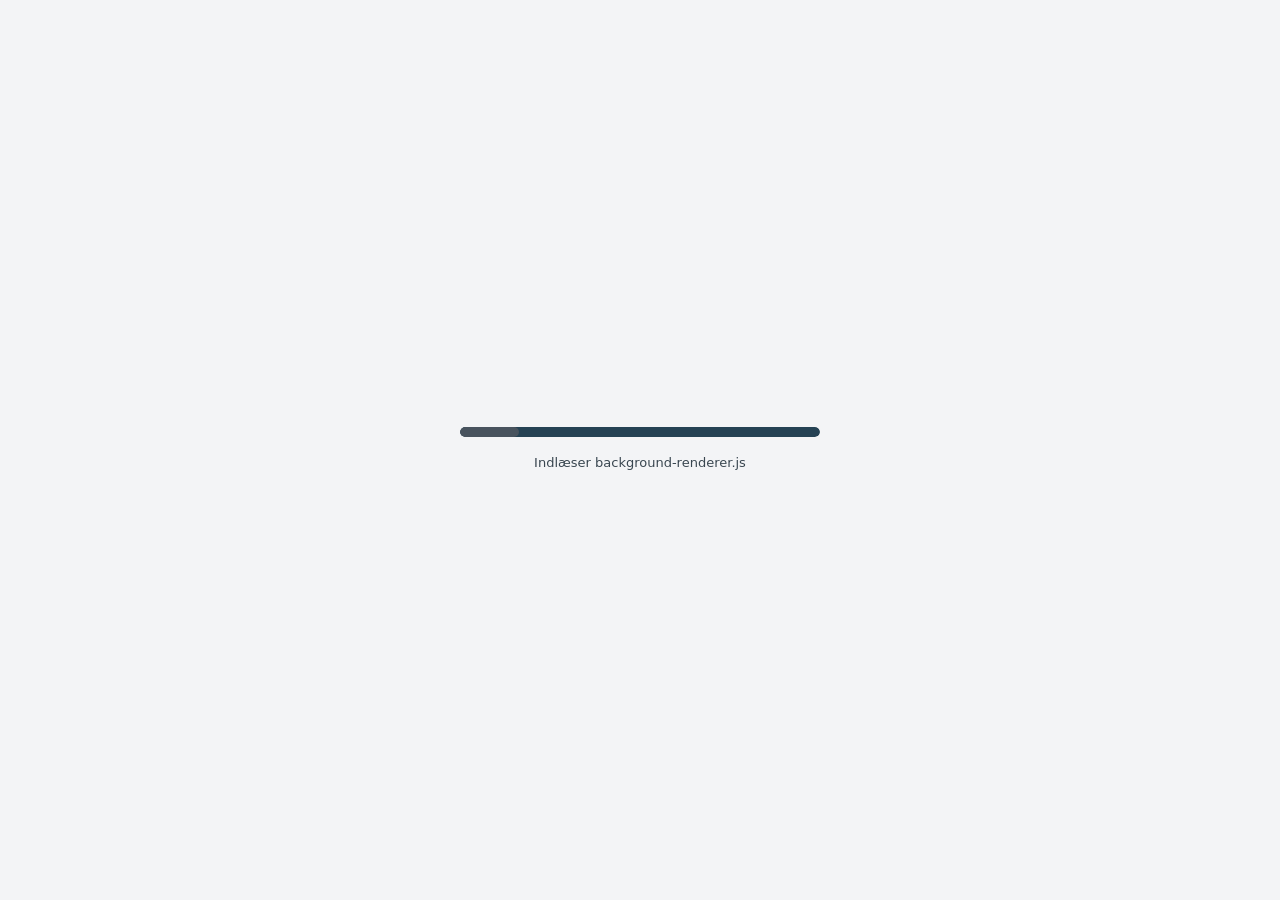
<file: releases/7faaec162c1256cc2d5933e4f541766f8879c5fa/events/silverrudder-2025/index.html>
<!doctype html>
<html lang="da" data-event-id="silverrudder-2025" class="viewer-loading">
<meta charset="utf-8">
<base href="../../">
<meta name="viewport" content="width=device-width,initial-scale=1">
<title data-i18n>Sejltracker</title>
<link rel="stylesheet" href="assets/f4ad414b5ff165541084/viewer.css">
<link rel="stylesheet" href="assets/f4ad414b5ff165541084/i18n.css">
<body class="event-panel-collapsed" aria-busy="true">
<section id="viewerLoading" aria-label="Indlæsning" data-i18n-attrs="aria-label">
  <progress id="viewerLoadingProgress" max="100" value="0" aria-label="Indlæser præsentationen" data-i18n-attrs="aria-label"></progress>
  <p id="viewerLoadingStage" role="status" aria-live="polite" data-i18n>Starter …</p>
  <p id="viewerLoadingError" role="alert" hidden></p>
  <p data-client-report-status role="status" hidden></p>
  <button id="viewerLoadingRetry" type="button" hidden data-i18n>Genindlæs siden</button>
</section>
<main inert>
<div id="mapSurface">
<svg id="mapBase" viewBox="230 250 620 760" xmlns="http://www.w3.org/2000/svg" aria-hidden="true">
  <g id="land" pointer-events="none"></g>
  <g id="precipitation"><image id="radarImage" x="0" y="0" width="1000" height="1180" visibility="hidden"/></g>
  <g id="baseMap"><g id="coast"></g><g id="trafficSeparation"></g><g id="militaryAreas"></g><g id="routeT" pointer-events="none"></g><g id="courseLines" pointer-events="none"></g></g>
  <g id="winds" visibility="hidden"></g><g id="mapNavigation" pointer-events="none"></g>
</svg>
<svg id="map" viewBox="230 250 620 760" xmlns="http://www.w3.org/2000/svg" role="group" aria-label="Kort med bådspor, vind, nedbørsradar og annotationer" data-i18n-attrs="aria-label">
  <path id="mapRhumbline" fill="none" stroke-width="2.5" stroke-linejoin="round" stroke-linecap="round" vector-effect="non-scaling-stroke" pointer-events="none" hidden/>
  <g id="routes"></g><g id="gateResults" pointer-events="none"></g><g id="boatMarkers"></g><g id="places"></g><g id="seamarks" pointer-events="none"></g><g id="speedMarkers"></g><g id="noteDrawings" pointer-events="none"></g><g id="drawingPreview" pointer-events="none"></g><g id="annotations"></g><g id="mapCredit" pointer-events="none"></g><g id="trackSpeedLegend" pointer-events="none" aria-label="Bådfart over grunden, jet-farveskala fra 0 til 15 knob" data-i18n-attrs="aria-label"></g>
  <g id="windSelection" visibility="hidden" pointer-events="none" role="status">
    <circle r="4" fill="#f4fafb" stroke="#273940" stroke-width="1.5"/>
    <text id="windSelectionText" font-size="12" font-weight="700" fill="#14212a" stroke="#fff" stroke-width="3" paint-order="stroke"></text>
  </g>
</svg>
</div>
<h1 id="mapHeading"><select id="eventSelect" aria-label="Stævne" title="Vælg stævne" data-i18n-attrs="aria-label title"></select><span id="referenceBoatHeading"></span><a class="all-events" href="./" title="Alle stævner" aria-label="Alle stævner" data-i18n-attrs="title aria-label">⌂</a></h1>
<div id="mapTools">
<button id="presentationFullscreen" type="button" aria-label="Fuld skærm" title="Fuld skærm" aria-pressed="false" hidden data-i18n-attrs="aria-label title">
  <svg id="fullscreenEnterIcon" width="18" height="18" viewBox="0 0 24 24" fill="none" stroke="currentColor" stroke-width="1.7" stroke-linecap="round" stroke-linejoin="round" aria-hidden="true"><path d="M8 3H3v5m13-5h5v5M3 16v5h5m13-5v5h-5"/></svg>
  <svg id="fullscreenExitIcon" width="18" height="18" viewBox="0 0 24 24" fill="none" stroke="currentColor" stroke-width="1.7" stroke-linecap="round" stroke-linejoin="round" aria-hidden="true" hidden><path d="M3 8h5V3m8 0v5h5M8 21v-5H3m18 0h-5v5"/></svg>
</button>
<section id="mapMeasure" aria-label="Måleværktøj" data-i18n-attrs="aria-label">
  <button id="mapMeasureToggle" type="button" aria-label="Mål afstand" aria-pressed="false" title="Mål afstand: træk fra start til slut. Tryk igen for at fjerne målingen." data-i18n-attrs="aria-label title"><svg width="18" height="18" viewBox="0 0 24 24" fill="none" stroke="currentColor" stroke-width="1.7" stroke-linejoin="round" aria-hidden="true"><path d="m3 16 13-13 5 5L8 21Z M6 13l3 3 M9 10l2 2 M12 7l3 3 M15 4l2 2"/></svg></button>
</section>
<section id="mapGates" aria-label="Gate-måling" data-i18n-attrs="aria-label">
  <button id="mapGatesToggle" type="button" aria-label="Mål tid mellem gates" aria-pressed="false" title="Mål sejltid: træk gate 1, og træk derefter gate 2. Tryk igen for at fjerne gates." data-i18n-attrs="aria-label title"><svg width="18" height="18" viewBox="0 0 24 24" fill="none" stroke="currentColor" stroke-width="1.7" stroke-linecap="round" stroke-linejoin="round" aria-hidden="true"><path d="M3 4v11M9 4v11M2 6h8M15 3v11M21 3v11M14 5h8M6 19h12m-3-3 3 3-3 3"/></svg></button>
</section>
<section id="rhumblineTools" aria-label="Tegn permanent rhumbline" hidden data-i18n-attrs="aria-label">
  <p id="measurementHelp"></p>
  <output id="measurementResult" aria-live="polite"></output>
  <div class="map-tool-actions"><button id="finishMapLine" type="button" disabled data-i18n>Gem permanent rhumbline</button><button id="undoMapPoint" type="button" disabled data-i18n>Fortryd punkt</button><button id="editRouteMarks" type="button" aria-controls="routeMarkTools" aria-pressed="false" data-i18n>Redigér mærker</button></div>
  <label id="routeLinePreviewLabel" hidden><span data-i18n>Vis linjen ved</span>
    <select id="routeLinePreview"><option value="start" data-i18n>Start</option><option value="finish" data-i18n>Mål</option></select>
  </label>
  <div id="routeMarkTools" hidden>
    <p data-i18n>Klik på kortet for at sætte et mærke, eller klik på et mærke for at vælge det.</p>
    <label for="routeMarkName" data-i18n>Mærkets navn (valgfrit)</label>
    <input id="routeMarkName" type="text" disabled>
    <div class="map-tool-actions"><button id="removeRouteMark" type="button" disabled data-i18n>Slet mærke</button><button id="saveRouteMarks" type="button" disabled data-i18n>Gem mærker</button></div>
    <p id="routeMarkStatus" role="status"></p>
  </div>
</section>
<section id="mapTracks" aria-label="Sporindstillinger" data-i18n-attrs="aria-label">
  <button id="mapTracksToggle" type="button" aria-label="Spor" title="Spor" aria-expanded="false" aria-controls="mapTracksPanel" data-i18n-attrs="aria-label title"><svg width="18" height="18" viewBox="0 0 24 24" fill="none" stroke="currentColor" stroke-width="1.7" stroke-linecap="round" stroke-linejoin="round" aria-hidden="true"><path d="m3 20 16-8c3-1.5 2-4-1-4H7c-3 0-4-2.5-1-4l3-1"/></svg></button>
  <div id="mapTracksPanel" hidden>
    <label for="trackLength" data-i18n>Sporlængde</label>
    <select id="trackLength"><option value="-1" data-i18n>Ingen spor</option><option value="900" data-i18n>15 minutter</option><option value="1800" data-i18n>30 minutter</option><option value="3600" data-i18n>1 time</option><option value="7200" selected data-i18n>2 timer</option><option value="14400" data-i18n>4 timer</option><option value="28800" data-i18n>8 timer</option><option value="0" data-i18n>Hele forløbet</option></select>
    <label for="referenceBoat" data-i18n>Referencebåd</label>
    <select id="referenceBoat"></select>
    <label for="trackStyle" data-i18n>Sportype</label>
    <select id="trackStyle"><option value="speed" data-i18n>Fart over grunden · SOG</option><option value="boat" data-i18n>Bådfarve</option><option value="absolute" data-i18n>Mod referencebåd · absolut</option><option value="handicap" data-i18n>Mod referencebåd · handicap</option><option value="time" data-i18n>Tid pr. 100 m · alle passager</option></select>
    <label id="handicapTracksLabel" data-i18n><input id="handicapCompensatedTracks" type="checkbox"> Handicapkompenseret spor</label>
    <p id="trackLengthSummary" hidden></p>
    <p id="ghostStatus" role="status" hidden></p>
  </div>
</section>
<button id="wind" type="button" class="weather-toggle" data-mode="off" aria-controls="winds windSelection">
  <svg width="18" height="18" viewBox="0 0 24 24" fill="none" stroke="currentColor" stroke-width="1.7" stroke-linecap="round" stroke-linejoin="round" aria-hidden="true">
    <path class="wind-mean-icon" d="M3 8h11a2.5 2.5 0 1 0-2.5-2.5M2 12h17a2.5 2.5 0 1 0-2.5-2.5M4 16h10a2.5 2.5 0 1 1-2.5 2.5"/>
    <path class="wind-gust-icon" d="M2 7h13a2.5 2.5 0 1 0-2.5-2.5M6 11h14a2 2 0 1 0-2-2M2 15h15a2.5 2.5 0 1 1-2.5 2.5M5 19h6"/>
  </svg>
</button>
<button id="rain" type="button" class="weather-toggle" aria-label="Nedbør" title="Nedbørsradar" aria-pressed="false" aria-controls="precipitation" data-i18n-attrs="aria-label title">
  <svg width="18" height="18" viewBox="0 0 24 24" fill="none" stroke="currentColor" stroke-width="1.7" stroke-linecap="round" stroke-linejoin="round" aria-hidden="true">
    <path d="M5.5 14a3.5 3.5 0 1 1 1.2-6.8 5 5 0 0 1 9.7 1.3A3 3 0 1 1 18 14ZM7 17l-1 2m6-2-1 2m6-2-1 2"/>
  </svg>
</button>
<div id="weatherStatus"><p id="windPeriod" role="status"></p><p id="rainPeriod" role="status"></p></div>
<button id="boatCompareToggle" type="button" aria-label="Sammenlign både" title="Sammenlign både" aria-expanded="false" aria-controls="boatComparePanel" data-i18n-attrs="aria-label title">A/B</button>
<div id="mapSettings" data-language-picker>
  <button id="mapSettingsToggle" type="button" aria-label="Indstillinger" title="Indstillinger" aria-expanded="false" aria-controls="mapSettingsPanel" data-i18n-attrs="aria-label title">
    <svg width="18" height="18" viewBox="0 0 24 24" fill="none" stroke="currentColor" stroke-width="1.7" stroke-linecap="round" stroke-linejoin="round" aria-hidden="true">
      <circle cx="12" cy="12" r="3"/>
      <path d="m10 3-.5 2.5-1.4.8-2.5-.8-2 3.4 2 1.8v1.6l-2 1.8 2 3.4 2.5-.8 1.4.8.5 2.5h4l.5-2.5 1.4-.8 2.5.8 2-3.4-2-1.8v-1.6l2-1.8-2-3.4-2.5.8-1.4-.8L14 3z"/>
    </svg>
  </button>
  <div id="mapSettingsPanel" data-settings-panel hidden>
    <div class="settings-language-label"><span data-i18n>Sprog</span> <span data-language-flag aria-hidden="true"></span></div>
    <nav id="languageOptions" aria-label="Sprog" data-languages data-i18n-attrs="aria-label">
      <a lang="da" hreflang="da">Dansk</a>
      <a lang="en" hreflang="en">English</a>
      <a lang="de" hreflang="de">Deutsch</a>
      <a lang="fr" hreflang="fr">Français</a>
    </nav>
    <label class="settings-unit"><span data-i18n>Vindenhed</span><select id="windUnit"><option value="kn" data-i18n>Knob</option><option value="m/s">m/s</option></select></label>
    <label class="settings-checkbox" id="rhumblineSettingLabel" data-i18n><input id="rhumblineSetting" type="checkbox" aria-controls="mapRhumbline"> Vis rhumbline</label>
  </div>
</div>
<button id="eventPanelToggle" type="button" aria-label="Vis eventpanel" title="Vis eventpanel" aria-expanded="false" aria-controls="eventPanel presentationFooter" data-i18n-attrs="aria-label title"><svg width="18" height="18" viewBox="0 0 24 24" fill="none" stroke="currentColor" stroke-width="1.7" stroke-linecap="round" stroke-linejoin="round" aria-hidden="true"><path d="M12 5.5C9 3.5 5.5 3.5 2 4.5v15c3.5-1 7-1 10 1 3-2 6.5-2 10-1v-15c-3.5-1-7-1-10 1Z"/><path d="M12 5.5v15M5 8l4 .5M5 12l4 .5m6-4 4-.5m-4 4.5 4-.5"/></svg></button>
<p id="comparisonStatus" role="status" hidden></p>
<p id="trackDataStatus" role="status" hidden></p>
</div>
<button id="mapEventImage" type="button" aria-label="Luk billedet og vis kortet" title="Klik for at vise kortet igen" hidden data-i18n-attrs="aria-label title">
  <img id="mapEventImageContent" alt="" draggable="false" hidden>
  <span id="mapEventImageStatus" role="status"></span>
</button>
<section id="renderingError" role="alert" hidden>
  <p data-client-report-status role="status" hidden></p>
  <h2 data-i18n>Kortets rendering er stoppet</h2>
  <p data-i18n>WebGL 2 er påkrævet. Der skiftes ikke til en alternativ tegnemetode.</p>
  <pre id="renderingErrorDetails"></pre>
  <button id="reloadRendering" type="button" data-i18n>Genindlæs siden</button>
</section>
<section id="visibleBoats" aria-label="Både" data-i18n-attrs="aria-label">
  <button id="visibleBoatsToggle" type="button" aria-expanded="false" aria-controls="visibleBoatsPanel"><span><span id="visibleBoatsTitle" data-i18n>Både</span> <span id="visibleBoatsCount">· 0</span></span><span class="boat-list-chevron" aria-hidden="true">⌄</span></button>
  <div id="visibleBoatsPanel" hidden>
    <div id="boatSearch">
      <div class="boat-search-heading">
        <div class="boat-race-filters">
          <label><span class="sr-only" data-i18n>Bane</span><select id="boatCourseSelect" title="Bane" data-i18n-attrs="title"><option value="" data-i18n>Alle baner</option></select></label>
          <label><span class="sr-only" data-i18n>Løb</span><select id="boatClassSelect" title="Løb" data-i18n-attrs="title"><option value="" data-i18n>Alle løb</option></select></label>
        </div>
        <div class="boat-selection-actions">
          <button id="boatFavouritesOnly" type="button" aria-label="Vis kun favoritter" title="Vis kun favoritter" aria-pressed="false" aria-controls="visibleBoatsList" data-i18n-attrs="aria-label title"><svg width="20" height="20" viewBox="0 0 24 24" fill="none" stroke="currentColor" stroke-width="1.7" stroke-linecap="round" stroke-linejoin="round" aria-hidden="true"><path d="M20.8 4.6a5.5 5.5 0 0 0-7.8 0L12 5.7l-1.1-1.1a5.5 5.5 0 0 0-7.8 7.8L12 21l8.8-8.6a5.5 5.5 0 0 0 0-7.8Z"/></svg></button>
          <button id="boatClearFavourites" type="button" aria-label="Fjern alle favoritter" title="Fjern alle favoritter" data-i18n-attrs="aria-label title"><svg width="20" height="20" viewBox="0 0 24 24" fill="none" stroke="currentColor" stroke-width="1.7" stroke-linecap="round" stroke-linejoin="round" aria-hidden="true"><path d="M9 3.5a5.5 5.5 0 0 0-5.9 8.9L12 21l8.8-8.6A5.5 5.5 0 0 0 15 3.5M12 3l-2 5 4 3-4 3 2 7"/></svg></button>
        </div>
      </div>
      <label class="sr-only" for="boatSearchInput" data-i18n>Filter både</label>
      <div class="boat-search-field"><input id="boatSearchInput" type="search" placeholder="Båd, skipper eller bådtype" title="Enter skifter hjertet for hver båd på listen" autocomplete="off" spellcheck="false" aria-controls="visibleBoatsList" data-i18n-attrs="placeholder title"></div>
    </div>
    <ul id="visibleBoatsList" aria-label="Filtrerede både" data-i18n-attrs="aria-label"></ul>
    <p id="visibleBoatsEmpty" hidden data-i18n>Ingen både.</p>
  </div>
</section>

<section id="boatComparePanel" aria-label="Sammenlign både" hidden data-i18n-attrs="aria-label"><h2 data-i18n>Sammenlign både</h2><label for="boatCompareReference" data-i18n>Referencebåd</label><select id="boatCompareReference"><option value="" data-i18n>Ingen referencebåd</option></select><label for="boatCompareMetric" data-i18n>Måling</label><select id="boatCompareMetric"><option value="speed" data-i18n>Hastighed · knob</option><option value="pace" data-i18n>Tempo · sekunder pr. sømil</option></select><button id="boatCompareResetZoom" type="button" title="Vis hele skalaen" hidden data-i18n-attrs="title">1:1</button><p id="boatCompareScope"></p><div id="boatComparePlots"></div></section>
<section id="eventPanel" aria-label="Valgt event" data-i18n-attrs="aria-label">
  <div class="event-panel-header">
    <button id="eventSetPicker" type="button" aria-expanded="false" aria-controls="eventSetControls"></button>
    <button id="saveEventToServer" type="button" class="event-action" title="Gem på serveren" aria-label="Gem på serveren" hidden data-i18n-attrs="title aria-label">
      <svg viewBox="0 0 24 24" aria-hidden="true"><path d="M7 18H6a4 4 0 0 1-.7-7.9 6 6 0 0 1 11.5-1.5A4.7 4.7 0 0 1 18 18h-1M12 20v-8m-3 3 3-3 3 3"/></svg>
    </button>
    <button id="eventAction" type="button" class="event-action" hidden>
      <svg data-event-action="add" viewBox="0 0 24 24" aria-hidden="true"><path d="M12 5v14M5 12h14"/></svg>
      <svg data-event-action="edit" viewBox="0 0 24 24" aria-hidden="true"><path d="m14 6 4 4M4 20l4-.8L20 7l-4-4L4.8 16z"/></svg>
      <svg data-event-action="save" viewBox="0 0 24 24" aria-hidden="true"><path d="M4 4h13l3 3v13H4zM8 4v6h8V4M8 20v-6h8v6"/></svg>
    </button>
  </div>
  <div id="eventSetControls" hidden>
    <label for="eventSetSelect" class="sr-only" data-i18n>Eventsæt</label>
    <select id="eventSetSelect" size="7"></select>
    <div class="button-row">
      <button id="newEventSet" type="button" class="event-set-action">
        <svg viewBox="0 0 24 24" aria-hidden="true"><path d="M12 5v14M5 12h14"/></svg>
        <span data-i18n>Nyt eventsæt</span>
      </button>
      <button id="eventSetLogin" type="button" class="event-set-action" hidden>
        <svg viewBox="0 0 24 24" aria-hidden="true"><path d="M13 4h6v16h-6M4 12h11m-4-4 4 4-4 4"/></svg>
        <span data-i18n>Log ind med GitHub</span>
      </button>
      <button id="eventSetLogout" type="button" class="event-set-action" hidden>
        <svg viewBox="0 0 24 24" aria-hidden="true"><path d="M11 4H5v16h6m-2-8h11m-4-4 4 4-4 4"/></svg>
        <span data-i18n>Log ud</span>
      </button>
    </div>
    <details id="presentationOptions">
      <summary data-i18n>Indstillinger for eventsæt</summary>
      <form id="eventSetNameForm">
        <label for="eventSetName" data-i18n>Eventsættets navn</label>
        <input id="eventSetName" type="text" maxlength="100" required>
        <label for="eventSetVisibility" data-i18n>Synlighed</label>
        <select id="eventSetVisibility"><option value="private" data-i18n>Privat</option><option value="public" data-i18n>Offentligt</option></select>
        <button type="submit" class="event-set-action">
          <svg viewBox="0 0 24 24" aria-hidden="true"><path d="m5 12 4 4L19 6"/></svg>
          <span data-i18n>Gem indstillinger</span>
        </button>
      </form>
      <div class="button-row">
        <button id="loadServerEventSet" type="button" class="event-set-action" hidden>
          <svg viewBox="0 0 24 24" aria-hidden="true"><path d="M7 18H6a4 4 0 0 1-.7-7.9 6 6 0 0 1 11.5-1.5A4.7 4.7 0 0 1 18 18h-1M12 12v8m-3-3 3 3 3-3"/></svg>
          <span data-i18n>Hent serverversion</span>
        </button>
        <button id="downloadPreviousEventDraft" type="button" class="event-set-action" hidden>
          <svg viewBox="0 0 24 24" aria-hidden="true"><path d="M3 11a9 9 0 1 1 2 7M3 5v6h6m3-4v5l3 2"/></svg>
          <span data-i18n>Hent tidligere kladde</span>
        </button>
        <button id="export" type="button" class="event-set-action">
          <svg viewBox="0 0 24 24" aria-hidden="true"><path d="M12 3H5v18h12v-5m-6-5h9m-3-3 3 3-3 3"/></svg>
          <span data-i18n>Eksportér noter</span>
        </button>
        <button id="importEventNotes" type="button" class="event-set-action">
          <svg viewBox="0 0 24 24" aria-hidden="true"><path d="M12 3H5v18h12v-5m-6-5h9m-6-3-3 3 3 3"/></svg>
          <span data-i18n>Importér noter</span>
        </button>
      </div>
    </details>
  </div>
  <dialog id="newEventSetDialog" aria-labelledby="newEventSetTitle">
    <form id="newEventSetForm">
      <h2 id="newEventSetTitle" data-i18n>Nyt eventsæt</h2>
      <label for="newEventSetName" data-i18n>Eventsættets navn</label>
      <input id="newEventSetName" type="text" maxlength="100" required>
      <div class="button-row">
        <button type="submit" data-i18n>Opret eventsæt</button>
        <button id="cancelNewEventSet" type="button" data-i18n>Annullér</button>
      </div>
    </form>
  </dialog>
  <p id="onlineStatus" role="status"></p>
  <button id="cancelEventLogin" type="button" hidden data-i18n>Annullér login</button>
  <div class="event-summary" aria-live="polite" aria-atomic="true">
    <div class="event-meta"><span id="eventCounter"></span><time id="eventTime"></time></div>
    <p id="eventText" data-empty-label="Klik for at tilføje tekst" data-i18n-attrs="data-empty-label"></p>
    <textarea id="eventTextEditor" rows="4" maxlength="900" aria-label="Redigér eventtekst" title="Ctrl+Enter gemmer eventet. Escape annullerer ændringerne." hidden data-i18n-attrs="aria-label title"></textarea>
    <p id="inlineTextStatus" class="help" role="status"></p>
  </div>
  <p id="presentationMessage" class="help" role="status"></p>
  <figure id="eventImageFigure" hidden><button id="eventImageButton" type="button" aria-label="Vis billedet over kortet" aria-controls="mapEventImage" aria-expanded="false" title="Vis billedet over kortet" data-i18n-attrs="aria-label title"><img id="eventImage" alt=""></button><figcaption id="eventImageCaption"></figcaption></figure>
  <p id="eventImageStatus" class="help" role="status"></p>
  <figure id="eventVideoFigure" hidden>
    <button id="eventVideoButton" type="button" aria-label="Afspil YouTube-video i fuld skærm" aria-controls="eventVideoOverlay" aria-expanded="false" data-i18n-attrs="aria-label">
      <img id="eventVideoThumbnail" alt="" loading="lazy">
      <span class="video-play" aria-hidden="true">▶</span><span class="video-caption" data-i18n>Afspil i fuld skærm</span>
    </button>
  </figure>
  <p id="eventVideoStatus" class="help" role="status"></p>
  <p id="speedPinStatus" class="help" role="status"></p>
  <p id="annotationStatus" role="status"></p>
  <div id="eventEditor" hidden>
    <div id="eventContentTools" hidden>
      <div class="button-row">
        <button id="chooseNoteImage" type="button" data-i18n>Upload billede</button>
        <input id="noteImage" type="file" accept="image/jpeg,image/png,image/webp,image/gif" hidden>
        <button id="cropNoteImage" type="button" hidden data-i18n>Beskær</button>
        <button id="removeNoteImage" type="button" hidden data-i18n>Fjern billede</button>
        <button id="startDrawing" type="button" aria-controls="drawingTools" aria-expanded="false" data-i18n>Tegn</button>
      </div>
      <p id="noteImageStatus" role="status"></p>
      <fieldset id="drawingTools" hidden>
        <legend data-i18n>Tegn på kortet</legend>
        <label for="drawingTool" data-i18n>Værktøj</label>
        <select id="drawingTool"><option value="pen" data-i18n>Frihånd</option><option value="arrow" data-i18n>Pil</option><option value="line" data-i18n>Linje</option><option value="circle" data-i18n>Cirkel</option></select>
        <div class="drawing-style">
          <label data-i18n>Farve <input id="drawingColour" type="color" value="#e02020"></label>
          <label data-i18n>Stregbredde <select id="drawingWidth"><option value="2" data-i18n>Tynd</option><option value="4" selected data-i18n>Normal</option><option value="7" data-i18n>Tyk</option></select></label>
        </div>
        <div class="button-row"><button id="undoDrawing" data-i18n>Fortryd sidste streg</button><button id="clearDrawings" data-i18n>Ryd tegninger</button></div>
        <p class="help" data-i18n>Træk på kortet for at tegne. Tegningerne følger geografien ved zoom og vises kun sammen med denne note. Escape stopper tegneværktøjet.</p>
        <button id="finishDrawing" type="button" data-i18n>Færdig</button>
        <p id="drawingCount" class="help" role="status"></p>
      </fieldset>
      <details id="eventScene" hidden>
        <summary data-i18n>Kortvisning</summary>
        <p id="eventSceneStatus" role="status"></p>
        <div class="button-row">
          <button id="captureEventScene" type="button" data-i18n>Brug i eventet</button>
          <button id="restoreEventScene" type="button" data-i18n>Gendan kortvisning</button>
          <button id="undoEventScene" type="button" hidden data-i18n>Fortryd</button>
        </div>
      </details>
      <details id="eventOptions">
        <summary data-i18n>Flere handlinger</summary>
        <label data-i18n>Tidspunkt (dansk tid)<input id="noteTime" type="datetime-local" step="1"></label>
        <label data-i18n>YouTube-link<input id="noteVideo" type="text" inputmode="url" maxlength="2048" placeholder="https://youtu.be/…" aria-describedby="noteVideoStatus"></label>
        <p id="noteVideoStatus" role="status"></p>
        <div class="button-row">
          <button id="removeNoteVideo" type="button" hidden data-i18n>Fjern video</button>
          <button id="placeNote" type="button" data-i18n>Placér markør</button>
          <button id="cancelNote" type="button" hidden data-i18n>Annullér placering</button>
          <button id="removeNotePoint" type="button" hidden data-i18n>Fjern markør</button>
          <button id="deleteNote" type="button" hidden data-i18n>Slet event</button>
        </div>
      </details>
      <button id="cancelEventEdit" type="button" data-i18n>Annullér</button>
    </div>
  </div>
</section>
<footer id="editingTimeline"><div class="controls">
  <div class="transport-controls" role="group" aria-label="Afspilning og events" data-i18n-attrs="aria-label">
    <button id="previousEvent" class="transport-button" type="button" aria-label="Forrige event" title="Forrige event" data-i18n-attrs="aria-label title"><svg viewBox="0 0 24 24" aria-hidden="true"><path fill="currentColor" d="M5 5h2v14H5zM19 5v14L9 12z"/></svg></button>
    <button id="back" class="transport-button" type="button" aria-label="Lavere hastighed" title="Lavere hastighed" data-i18n-attrs="aria-label title"><svg viewBox="0 0 24 24" aria-hidden="true"><path fill="currentColor" d="M11 5v14L2 12zM22 5v14l-9-7z"/></svg></button>
    <button id="play" class="transport-button" type="button" aria-label="Afspil" title="Afspil" data-i18n-attrs="aria-label title"><svg id="playIcon" viewBox="0 0 24 24" aria-hidden="true"><path fill="currentColor" d="M7 4v16l13-8z"/></svg><svg id="pauseIcon" viewBox="0 0 24 24" aria-hidden="true" hidden><path fill="currentColor" d="M5 4h5v16H5zM14 4h5v16h-5z"/></svg></button>
    <button id="next" class="transport-button" type="button" aria-label="Højere hastighed" title="Højere hastighed" data-i18n-attrs="aria-label title"><svg viewBox="0 0 24 24" aria-hidden="true"><path fill="currentColor" d="M2 5v14l9-7zM13 5v14l9-7z"/></svg></button>
    <button id="nextEvent" class="transport-button" type="button" aria-label="Næste event" title="Næste event" data-i18n-attrs="aria-label title"><svg viewBox="0 0 24 24" aria-hidden="true"><path fill="currentColor" d="M17 5h2v14h-2zM5 5v14l10-7z"/></svg></button>
  </div>
  <label for="playbackSpeed" class="sr-only" data-i18n>Afspilningshastighed</label><select id="playbackSpeed" title="Afspilningshastighed" data-i18n-attrs="title"><option value="1">1×</option><option value="2">2×</option><option value="5">5×</option><option value="10">10×</option><option value="20">20×</option><option value="100" selected>100×</option><option value="200">200×</option><option value="400">400×</option><option value="1000">1000×</option></select><time id="clock" aria-label="Kortets tid" data-i18n-attrs="aria-label"></time><div id="timelineTrack"><input id="time" aria-label="Tidspunkt, perioder med valgte både i kortudsnittet" type="range" step="1" data-i18n-attrs="aria-label"><div id="timelineEvents" aria-hidden="true"></div></div>
</div><div id="timeWindow" hidden></div></footer>
<footer id="presentationFooter">
  <div class="event-navigation">
    <nav aria-label="Præsentationens events" data-i18n-attrs="aria-label">
      <label for="presentationEventSelect" class="sr-only" data-i18n>Vælg event</label><select id="presentationEventSelect"></select>
    </nav>
  </div>
</footer></main>
<section id="eventVideoOverlay" role="dialog" aria-modal="true" aria-label="YouTube-video" hidden data-i18n-attrs="aria-label">
  <div class="video-toolbar"><a id="eventVideoLink" target="_blank" rel="noopener" data-i18n>Åbn på YouTube</a><button id="closeEventVideo" type="button" data-i18n>Luk video ×</button></div>
  <div id="eventVideoPlayer"></div>
</section>
<dialog id="imageCropDialog" aria-labelledby="imageCropTitle" aria-describedby="imageCropHelp">
  <h2 id="imageCropTitle" data-i18n>Beskær billede</h2>
  <p id="imageCropHelp" class="help" data-i18n>Træk et udsnit på billedet. Flyt rammen eller træk i hjørnerne for at tilpasse den. Du kan også angive udsnittet i pixels.</p>
  <div class="image-crop-preview"><div id="imageCropStage" hidden>
    <img id="imageCropSource" alt="Billede til beskæring" draggable="false" data-i18n-attrs="alt">
    <div id="imageCropSelection"><span data-crop-corner="nw"></span><span data-crop-corner="ne"></span><span data-crop-corner="sw"></span><span data-crop-corner="se"></span></div>
  </div></div>
  <fieldset id="imageCropFields" disabled><legend data-i18n>Udsnit i pixels</legend><div class="image-crop-fields">
    <label data-i18n>Fra venstre<input id="imageCropX" type="number" min="0" step="1"></label>
    <label data-i18n>Fra toppen<input id="imageCropY" type="number" min="0" step="1"></label>
    <label data-i18n>Bredde<input id="imageCropWidth" type="number" min="1" step="1"></label>
    <label data-i18n>Højde<input id="imageCropHeight" type="number" min="1" step="1"></label>
  </div></fieldset>
  <p id="imageCropStatus" class="help" role="status" aria-live="polite"></p>
  <p class="help" data-i18n>Beskæringen gemmes i kladden til dette event.</p>
  <div class="button-row"><button id="applyImageCrop" type="button" disabled data-i18n>Brug beskæring</button><button id="resetImageCrop" type="button" disabled data-i18n>Hele billedet</button><button id="cancelImageCrop" type="button" data-i18n>Annullér</button></div>
</dialog>
<script src="assets/f4ad414b5ff165541084/i18n-messages.js"></script><script src="assets/f4ad414b5ff165541084/i18n.js"></script><script src="config.js?v=9873acd0e642bd963eda"></script><script src="assets/f4ad414b5ff165541084/client-diagnostics.js"></script><script src="assets/f4ad414b5ff165541084/event-selection.js"></script><script src="assets/f4ad414b5ff165541084/boot.js"></script>
</body>
</html>
</file>
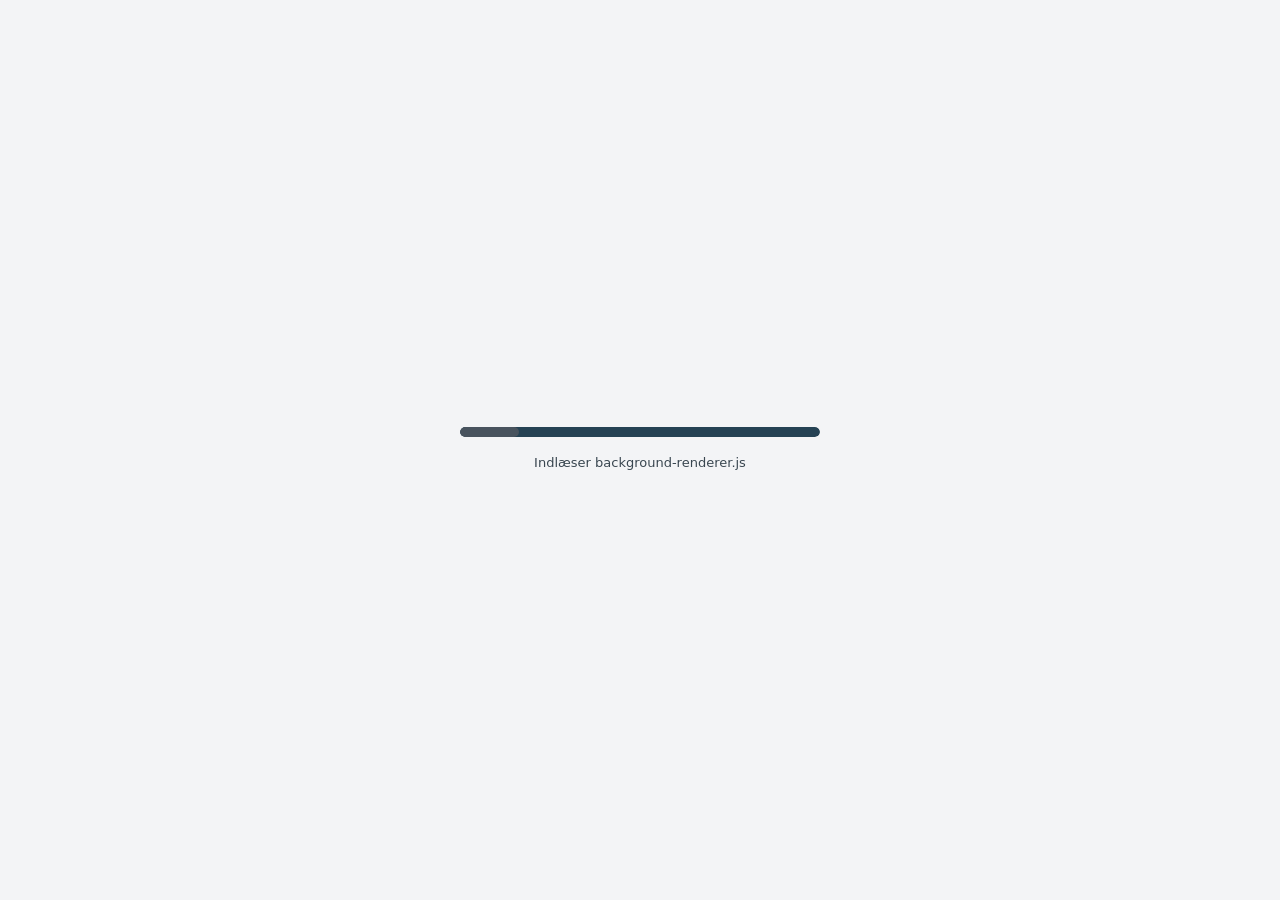
<file: releases/7faaec162c1256cc2d5933e4f541766f8879c5fa/events/silverrudder-2026/index.html>
<!doctype html>
<html lang="da" data-event-id="silverrudder-2026" class="viewer-loading">
<meta charset="utf-8">
<base href="../../">
<meta name="viewport" content="width=device-width,initial-scale=1">
<title data-i18n>Sejltracker</title>
<link rel="stylesheet" href="assets/f4ad414b5ff165541084/viewer.css">
<link rel="stylesheet" href="assets/f4ad414b5ff165541084/i18n.css">
<body class="event-panel-collapsed" aria-busy="true">
<section id="viewerLoading" aria-label="Indlæsning" data-i18n-attrs="aria-label">
  <progress id="viewerLoadingProgress" max="100" value="0" aria-label="Indlæser præsentationen" data-i18n-attrs="aria-label"></progress>
  <p id="viewerLoadingStage" role="status" aria-live="polite" data-i18n>Starter …</p>
  <p id="viewerLoadingError" role="alert" hidden></p>
  <p data-client-report-status role="status" hidden></p>
  <button id="viewerLoadingRetry" type="button" hidden data-i18n>Genindlæs siden</button>
</section>
<main inert>
<div id="mapSurface">
<svg id="mapBase" viewBox="230 250 620 760" xmlns="http://www.w3.org/2000/svg" aria-hidden="true">
  <g id="land" pointer-events="none"></g>
  <g id="precipitation"><image id="radarImage" x="0" y="0" width="1000" height="1180" visibility="hidden"/></g>
  <g id="baseMap"><g id="coast"></g><g id="trafficSeparation"></g><g id="militaryAreas"></g><g id="routeT" pointer-events="none"></g><g id="courseLines" pointer-events="none"></g></g>
  <g id="winds" visibility="hidden"></g><g id="mapNavigation" pointer-events="none"></g>
</svg>
<svg id="map" viewBox="230 250 620 760" xmlns="http://www.w3.org/2000/svg" role="group" aria-label="Kort med bådspor, vind, nedbørsradar og annotationer" data-i18n-attrs="aria-label">
  <path id="mapRhumbline" fill="none" stroke-width="2.5" stroke-linejoin="round" stroke-linecap="round" vector-effect="non-scaling-stroke" pointer-events="none" hidden/>
  <g id="routes"></g><g id="gateResults" pointer-events="none"></g><g id="boatMarkers"></g><g id="places"></g><g id="seamarks" pointer-events="none"></g><g id="speedMarkers"></g><g id="noteDrawings" pointer-events="none"></g><g id="drawingPreview" pointer-events="none"></g><g id="annotations"></g><g id="mapCredit" pointer-events="none"></g><g id="trackSpeedLegend" pointer-events="none" aria-label="Bådfart over grunden, jet-farveskala fra 0 til 15 knob" data-i18n-attrs="aria-label"></g>
  <g id="windSelection" visibility="hidden" pointer-events="none" role="status">
    <circle r="4" fill="#f4fafb" stroke="#273940" stroke-width="1.5"/>
    <text id="windSelectionText" font-size="12" font-weight="700" fill="#14212a" stroke="#fff" stroke-width="3" paint-order="stroke"></text>
  </g>
</svg>
</div>
<h1 id="mapHeading"><select id="eventSelect" aria-label="Stævne" title="Vælg stævne" data-i18n-attrs="aria-label title"></select><span id="referenceBoatHeading"></span><a class="all-events" href="./" title="Alle stævner" aria-label="Alle stævner" data-i18n-attrs="title aria-label">⌂</a></h1>
<div id="mapTools">
<button id="presentationFullscreen" type="button" aria-label="Fuld skærm" title="Fuld skærm" aria-pressed="false" hidden data-i18n-attrs="aria-label title">
  <svg id="fullscreenEnterIcon" width="18" height="18" viewBox="0 0 24 24" fill="none" stroke="currentColor" stroke-width="1.7" stroke-linecap="round" stroke-linejoin="round" aria-hidden="true"><path d="M8 3H3v5m13-5h5v5M3 16v5h5m13-5v5h-5"/></svg>
  <svg id="fullscreenExitIcon" width="18" height="18" viewBox="0 0 24 24" fill="none" stroke="currentColor" stroke-width="1.7" stroke-linecap="round" stroke-linejoin="round" aria-hidden="true" hidden><path d="M3 8h5V3m8 0v5h5M8 21v-5H3m18 0h-5v5"/></svg>
</button>
<section id="mapMeasure" aria-label="Måleværktøj" data-i18n-attrs="aria-label">
  <button id="mapMeasureToggle" type="button" aria-label="Mål afstand" aria-pressed="false" title="Mål afstand: træk fra start til slut. Tryk igen for at fjerne målingen." data-i18n-attrs="aria-label title"><svg width="18" height="18" viewBox="0 0 24 24" fill="none" stroke="currentColor" stroke-width="1.7" stroke-linejoin="round" aria-hidden="true"><path d="m3 16 13-13 5 5L8 21Z M6 13l3 3 M9 10l2 2 M12 7l3 3 M15 4l2 2"/></svg></button>
</section>
<section id="mapGates" aria-label="Gate-måling" data-i18n-attrs="aria-label">
  <button id="mapGatesToggle" type="button" aria-label="Mål tid mellem gates" aria-pressed="false" title="Mål sejltid: træk gate 1, og træk derefter gate 2. Tryk igen for at fjerne gates." data-i18n-attrs="aria-label title"><svg width="18" height="18" viewBox="0 0 24 24" fill="none" stroke="currentColor" stroke-width="1.7" stroke-linecap="round" stroke-linejoin="round" aria-hidden="true"><path d="M3 4v11M9 4v11M2 6h8M15 3v11M21 3v11M14 5h8M6 19h12m-3-3 3 3-3 3"/></svg></button>
</section>
<section id="rhumblineTools" aria-label="Tegn permanent rhumbline" hidden data-i18n-attrs="aria-label">
  <p id="measurementHelp"></p>
  <output id="measurementResult" aria-live="polite"></output>
  <div class="map-tool-actions"><button id="finishMapLine" type="button" disabled data-i18n>Gem permanent rhumbline</button><button id="undoMapPoint" type="button" disabled data-i18n>Fortryd punkt</button><button id="editRouteMarks" type="button" aria-controls="routeMarkTools" aria-pressed="false" data-i18n>Redigér mærker</button></div>
  <label id="routeLinePreviewLabel" hidden><span data-i18n>Vis linjen ved</span>
    <select id="routeLinePreview"><option value="start" data-i18n>Start</option><option value="finish" data-i18n>Mål</option></select>
  </label>
  <div id="routeMarkTools" hidden>
    <p data-i18n>Klik på kortet for at sætte et mærke, eller klik på et mærke for at vælge det.</p>
    <label for="routeMarkName" data-i18n>Mærkets navn (valgfrit)</label>
    <input id="routeMarkName" type="text" disabled>
    <div class="map-tool-actions"><button id="removeRouteMark" type="button" disabled data-i18n>Slet mærke</button><button id="saveRouteMarks" type="button" disabled data-i18n>Gem mærker</button></div>
    <p id="routeMarkStatus" role="status"></p>
  </div>
</section>
<section id="mapTracks" aria-label="Sporindstillinger" data-i18n-attrs="aria-label">
  <button id="mapTracksToggle" type="button" aria-label="Spor" title="Spor" aria-expanded="false" aria-controls="mapTracksPanel" data-i18n-attrs="aria-label title"><svg width="18" height="18" viewBox="0 0 24 24" fill="none" stroke="currentColor" stroke-width="1.7" stroke-linecap="round" stroke-linejoin="round" aria-hidden="true"><path d="m3 20 16-8c3-1.5 2-4-1-4H7c-3 0-4-2.5-1-4l3-1"/></svg></button>
  <div id="mapTracksPanel" hidden>
    <label for="trackLength" data-i18n>Sporlængde</label>
    <select id="trackLength"><option value="-1" data-i18n>Ingen spor</option><option value="900" data-i18n>15 minutter</option><option value="1800" data-i18n>30 minutter</option><option value="3600" data-i18n>1 time</option><option value="7200" selected data-i18n>2 timer</option><option value="14400" data-i18n>4 timer</option><option value="28800" data-i18n>8 timer</option><option value="0" data-i18n>Hele forløbet</option></select>
    <label for="referenceBoat" data-i18n>Referencebåd</label>
    <select id="referenceBoat"></select>
    <label for="trackStyle" data-i18n>Sportype</label>
    <select id="trackStyle"><option value="speed" data-i18n>Fart over grunden · SOG</option><option value="boat" data-i18n>Bådfarve</option><option value="absolute" data-i18n>Mod referencebåd · absolut</option><option value="handicap" data-i18n>Mod referencebåd · handicap</option><option value="time" data-i18n>Tid pr. 100 m · alle passager</option></select>
    <label id="handicapTracksLabel" data-i18n><input id="handicapCompensatedTracks" type="checkbox"> Handicapkompenseret spor</label>
    <p id="trackLengthSummary" hidden></p>
    <p id="ghostStatus" role="status" hidden></p>
  </div>
</section>
<button id="wind" type="button" class="weather-toggle" data-mode="off" aria-controls="winds windSelection">
  <svg width="18" height="18" viewBox="0 0 24 24" fill="none" stroke="currentColor" stroke-width="1.7" stroke-linecap="round" stroke-linejoin="round" aria-hidden="true">
    <path class="wind-mean-icon" d="M3 8h11a2.5 2.5 0 1 0-2.5-2.5M2 12h17a2.5 2.5 0 1 0-2.5-2.5M4 16h10a2.5 2.5 0 1 1-2.5 2.5"/>
    <path class="wind-gust-icon" d="M2 7h13a2.5 2.5 0 1 0-2.5-2.5M6 11h14a2 2 0 1 0-2-2M2 15h15a2.5 2.5 0 1 1-2.5 2.5M5 19h6"/>
  </svg>
</button>
<button id="rain" type="button" class="weather-toggle" aria-label="Nedbør" title="Nedbørsradar" aria-pressed="false" aria-controls="precipitation" data-i18n-attrs="aria-label title">
  <svg width="18" height="18" viewBox="0 0 24 24" fill="none" stroke="currentColor" stroke-width="1.7" stroke-linecap="round" stroke-linejoin="round" aria-hidden="true">
    <path d="M5.5 14a3.5 3.5 0 1 1 1.2-6.8 5 5 0 0 1 9.7 1.3A3 3 0 1 1 18 14ZM7 17l-1 2m6-2-1 2m6-2-1 2"/>
  </svg>
</button>
<div id="weatherStatus"><p id="windPeriod" role="status"></p><p id="rainPeriod" role="status"></p></div>
<button id="boatCompareToggle" type="button" aria-label="Sammenlign både" title="Sammenlign både" aria-expanded="false" aria-controls="boatComparePanel" data-i18n-attrs="aria-label title">A/B</button>
<div id="mapSettings" data-language-picker>
  <button id="mapSettingsToggle" type="button" aria-label="Indstillinger" title="Indstillinger" aria-expanded="false" aria-controls="mapSettingsPanel" data-i18n-attrs="aria-label title">
    <svg width="18" height="18" viewBox="0 0 24 24" fill="none" stroke="currentColor" stroke-width="1.7" stroke-linecap="round" stroke-linejoin="round" aria-hidden="true">
      <circle cx="12" cy="12" r="3"/>
      <path d="m10 3-.5 2.5-1.4.8-2.5-.8-2 3.4 2 1.8v1.6l-2 1.8 2 3.4 2.5-.8 1.4.8.5 2.5h4l.5-2.5 1.4-.8 2.5.8 2-3.4-2-1.8v-1.6l2-1.8-2-3.4-2.5.8-1.4-.8L14 3z"/>
    </svg>
  </button>
  <div id="mapSettingsPanel" data-settings-panel hidden>
    <div class="settings-language-label"><span data-i18n>Sprog</span> <span data-language-flag aria-hidden="true"></span></div>
    <nav id="languageOptions" aria-label="Sprog" data-languages data-i18n-attrs="aria-label">
      <a lang="da" hreflang="da">Dansk</a>
      <a lang="en" hreflang="en">English</a>
      <a lang="de" hreflang="de">Deutsch</a>
      <a lang="fr" hreflang="fr">Français</a>
    </nav>
    <label class="settings-unit"><span data-i18n>Vindenhed</span><select id="windUnit"><option value="kn" data-i18n>Knob</option><option value="m/s">m/s</option></select></label>
    <label class="settings-checkbox" id="rhumblineSettingLabel" data-i18n><input id="rhumblineSetting" type="checkbox" aria-controls="mapRhumbline"> Vis rhumbline</label>
  </div>
</div>
<button id="eventPanelToggle" type="button" aria-label="Vis eventpanel" title="Vis eventpanel" aria-expanded="false" aria-controls="eventPanel presentationFooter" data-i18n-attrs="aria-label title"><svg width="18" height="18" viewBox="0 0 24 24" fill="none" stroke="currentColor" stroke-width="1.7" stroke-linecap="round" stroke-linejoin="round" aria-hidden="true"><path d="M12 5.5C9 3.5 5.5 3.5 2 4.5v15c3.5-1 7-1 10 1 3-2 6.5-2 10-1v-15c-3.5-1-7-1-10 1Z"/><path d="M12 5.5v15M5 8l4 .5M5 12l4 .5m6-4 4-.5m-4 4.5 4-.5"/></svg></button>
<p id="comparisonStatus" role="status" hidden></p>
<p id="trackDataStatus" role="status" hidden></p>
</div>
<button id="mapEventImage" type="button" aria-label="Luk billedet og vis kortet" title="Klik for at vise kortet igen" hidden data-i18n-attrs="aria-label title">
  <img id="mapEventImageContent" alt="" draggable="false" hidden>
  <span id="mapEventImageStatus" role="status"></span>
</button>
<section id="renderingError" role="alert" hidden>
  <p data-client-report-status role="status" hidden></p>
  <h2 data-i18n>Kortets rendering er stoppet</h2>
  <p data-i18n>WebGL 2 er påkrævet. Der skiftes ikke til en alternativ tegnemetode.</p>
  <pre id="renderingErrorDetails"></pre>
  <button id="reloadRendering" type="button" data-i18n>Genindlæs siden</button>
</section>
<section id="visibleBoats" aria-label="Både" data-i18n-attrs="aria-label">
  <button id="visibleBoatsToggle" type="button" aria-expanded="false" aria-controls="visibleBoatsPanel"><span><span id="visibleBoatsTitle" data-i18n>Både</span> <span id="visibleBoatsCount">· 0</span></span><span class="boat-list-chevron" aria-hidden="true">⌄</span></button>
  <div id="visibleBoatsPanel" hidden>
    <div id="boatSearch">
      <div class="boat-search-heading">
        <div class="boat-race-filters">
          <label><span class="sr-only" data-i18n>Bane</span><select id="boatCourseSelect" title="Bane" data-i18n-attrs="title"><option value="" data-i18n>Alle baner</option></select></label>
          <label><span class="sr-only" data-i18n>Løb</span><select id="boatClassSelect" title="Løb" data-i18n-attrs="title"><option value="" data-i18n>Alle løb</option></select></label>
        </div>
        <div class="boat-selection-actions">
          <button id="boatFavouritesOnly" type="button" aria-label="Vis kun favoritter" title="Vis kun favoritter" aria-pressed="false" aria-controls="visibleBoatsList" data-i18n-attrs="aria-label title"><svg width="20" height="20" viewBox="0 0 24 24" fill="none" stroke="currentColor" stroke-width="1.7" stroke-linecap="round" stroke-linejoin="round" aria-hidden="true"><path d="M20.8 4.6a5.5 5.5 0 0 0-7.8 0L12 5.7l-1.1-1.1a5.5 5.5 0 0 0-7.8 7.8L12 21l8.8-8.6a5.5 5.5 0 0 0 0-7.8Z"/></svg></button>
          <button id="boatClearFavourites" type="button" aria-label="Fjern alle favoritter" title="Fjern alle favoritter" data-i18n-attrs="aria-label title"><svg width="20" height="20" viewBox="0 0 24 24" fill="none" stroke="currentColor" stroke-width="1.7" stroke-linecap="round" stroke-linejoin="round" aria-hidden="true"><path d="M9 3.5a5.5 5.5 0 0 0-5.9 8.9L12 21l8.8-8.6A5.5 5.5 0 0 0 15 3.5M12 3l-2 5 4 3-4 3 2 7"/></svg></button>
        </div>
      </div>
      <label class="sr-only" for="boatSearchInput" data-i18n>Filter både</label>
      <div class="boat-search-field"><input id="boatSearchInput" type="search" placeholder="Båd, skipper eller bådtype" title="Enter skifter hjertet for hver båd på listen" autocomplete="off" spellcheck="false" aria-controls="visibleBoatsList" data-i18n-attrs="placeholder title"></div>
    </div>
    <ul id="visibleBoatsList" aria-label="Filtrerede både" data-i18n-attrs="aria-label"></ul>
    <p id="visibleBoatsEmpty" hidden data-i18n>Ingen både.</p>
  </div>
</section>

<section id="boatComparePanel" aria-label="Sammenlign både" hidden data-i18n-attrs="aria-label"><h2 data-i18n>Sammenlign både</h2><label for="boatCompareReference" data-i18n>Referencebåd</label><select id="boatCompareReference"><option value="" data-i18n>Ingen referencebåd</option></select><label for="boatCompareMetric" data-i18n>Måling</label><select id="boatCompareMetric"><option value="speed" data-i18n>Hastighed · knob</option><option value="pace" data-i18n>Tempo · sekunder pr. sømil</option></select><button id="boatCompareResetZoom" type="button" title="Vis hele skalaen" hidden data-i18n-attrs="title">1:1</button><p id="boatCompareScope"></p><div id="boatComparePlots"></div></section>
<section id="eventPanel" aria-label="Valgt event" data-i18n-attrs="aria-label">
  <div class="event-panel-header">
    <button id="eventSetPicker" type="button" aria-expanded="false" aria-controls="eventSetControls"></button>
    <button id="saveEventToServer" type="button" class="event-action" title="Gem på serveren" aria-label="Gem på serveren" hidden data-i18n-attrs="title aria-label">
      <svg viewBox="0 0 24 24" aria-hidden="true"><path d="M7 18H6a4 4 0 0 1-.7-7.9 6 6 0 0 1 11.5-1.5A4.7 4.7 0 0 1 18 18h-1M12 20v-8m-3 3 3-3 3 3"/></svg>
    </button>
    <button id="eventAction" type="button" class="event-action" hidden>
      <svg data-event-action="add" viewBox="0 0 24 24" aria-hidden="true"><path d="M12 5v14M5 12h14"/></svg>
      <svg data-event-action="edit" viewBox="0 0 24 24" aria-hidden="true"><path d="m14 6 4 4M4 20l4-.8L20 7l-4-4L4.8 16z"/></svg>
      <svg data-event-action="save" viewBox="0 0 24 24" aria-hidden="true"><path d="M4 4h13l3 3v13H4zM8 4v6h8V4M8 20v-6h8v6"/></svg>
    </button>
  </div>
  <div id="eventSetControls" hidden>
    <label for="eventSetSelect" class="sr-only" data-i18n>Eventsæt</label>
    <select id="eventSetSelect" size="7"></select>
    <div class="button-row">
      <button id="newEventSet" type="button" class="event-set-action">
        <svg viewBox="0 0 24 24" aria-hidden="true"><path d="M12 5v14M5 12h14"/></svg>
        <span data-i18n>Nyt eventsæt</span>
      </button>
      <button id="eventSetLogin" type="button" class="event-set-action" hidden>
        <svg viewBox="0 0 24 24" aria-hidden="true"><path d="M13 4h6v16h-6M4 12h11m-4-4 4 4-4 4"/></svg>
        <span data-i18n>Log ind med GitHub</span>
      </button>
      <button id="eventSetLogout" type="button" class="event-set-action" hidden>
        <svg viewBox="0 0 24 24" aria-hidden="true"><path d="M11 4H5v16h6m-2-8h11m-4-4 4 4-4 4"/></svg>
        <span data-i18n>Log ud</span>
      </button>
    </div>
    <details id="presentationOptions">
      <summary data-i18n>Indstillinger for eventsæt</summary>
      <form id="eventSetNameForm">
        <label for="eventSetName" data-i18n>Eventsættets navn</label>
        <input id="eventSetName" type="text" maxlength="100" required>
        <label for="eventSetVisibility" data-i18n>Synlighed</label>
        <select id="eventSetVisibility"><option value="private" data-i18n>Privat</option><option value="public" data-i18n>Offentligt</option></select>
        <button type="submit" class="event-set-action">
          <svg viewBox="0 0 24 24" aria-hidden="true"><path d="m5 12 4 4L19 6"/></svg>
          <span data-i18n>Gem indstillinger</span>
        </button>
      </form>
      <div class="button-row">
        <button id="loadServerEventSet" type="button" class="event-set-action" hidden>
          <svg viewBox="0 0 24 24" aria-hidden="true"><path d="M7 18H6a4 4 0 0 1-.7-7.9 6 6 0 0 1 11.5-1.5A4.7 4.7 0 0 1 18 18h-1M12 12v8m-3-3 3 3 3-3"/></svg>
          <span data-i18n>Hent serverversion</span>
        </button>
        <button id="downloadPreviousEventDraft" type="button" class="event-set-action" hidden>
          <svg viewBox="0 0 24 24" aria-hidden="true"><path d="M3 11a9 9 0 1 1 2 7M3 5v6h6m3-4v5l3 2"/></svg>
          <span data-i18n>Hent tidligere kladde</span>
        </button>
        <button id="export" type="button" class="event-set-action">
          <svg viewBox="0 0 24 24" aria-hidden="true"><path d="M12 3H5v18h12v-5m-6-5h9m-3-3 3 3-3 3"/></svg>
          <span data-i18n>Eksportér noter</span>
        </button>
        <button id="importEventNotes" type="button" class="event-set-action">
          <svg viewBox="0 0 24 24" aria-hidden="true"><path d="M12 3H5v18h12v-5m-6-5h9m-6-3-3 3 3 3"/></svg>
          <span data-i18n>Importér noter</span>
        </button>
      </div>
    </details>
  </div>
  <dialog id="newEventSetDialog" aria-labelledby="newEventSetTitle">
    <form id="newEventSetForm">
      <h2 id="newEventSetTitle" data-i18n>Nyt eventsæt</h2>
      <label for="newEventSetName" data-i18n>Eventsættets navn</label>
      <input id="newEventSetName" type="text" maxlength="100" required>
      <div class="button-row">
        <button type="submit" data-i18n>Opret eventsæt</button>
        <button id="cancelNewEventSet" type="button" data-i18n>Annullér</button>
      </div>
    </form>
  </dialog>
  <p id="onlineStatus" role="status"></p>
  <button id="cancelEventLogin" type="button" hidden data-i18n>Annullér login</button>
  <div class="event-summary" aria-live="polite" aria-atomic="true">
    <div class="event-meta"><span id="eventCounter"></span><time id="eventTime"></time></div>
    <p id="eventText" data-empty-label="Klik for at tilføje tekst" data-i18n-attrs="data-empty-label"></p>
    <textarea id="eventTextEditor" rows="4" maxlength="900" aria-label="Redigér eventtekst" title="Ctrl+Enter gemmer eventet. Escape annullerer ændringerne." hidden data-i18n-attrs="aria-label title"></textarea>
    <p id="inlineTextStatus" class="help" role="status"></p>
  </div>
  <p id="presentationMessage" class="help" role="status"></p>
  <figure id="eventImageFigure" hidden><button id="eventImageButton" type="button" aria-label="Vis billedet over kortet" aria-controls="mapEventImage" aria-expanded="false" title="Vis billedet over kortet" data-i18n-attrs="aria-label title"><img id="eventImage" alt=""></button><figcaption id="eventImageCaption"></figcaption></figure>
  <p id="eventImageStatus" class="help" role="status"></p>
  <figure id="eventVideoFigure" hidden>
    <button id="eventVideoButton" type="button" aria-label="Afspil YouTube-video i fuld skærm" aria-controls="eventVideoOverlay" aria-expanded="false" data-i18n-attrs="aria-label">
      <img id="eventVideoThumbnail" alt="" loading="lazy">
      <span class="video-play" aria-hidden="true">▶</span><span class="video-caption" data-i18n>Afspil i fuld skærm</span>
    </button>
  </figure>
  <p id="eventVideoStatus" class="help" role="status"></p>
  <p id="speedPinStatus" class="help" role="status"></p>
  <p id="annotationStatus" role="status"></p>
  <div id="eventEditor" hidden>
    <div id="eventContentTools" hidden>
      <div class="button-row">
        <button id="chooseNoteImage" type="button" data-i18n>Upload billede</button>
        <input id="noteImage" type="file" accept="image/jpeg,image/png,image/webp,image/gif" hidden>
        <button id="cropNoteImage" type="button" hidden data-i18n>Beskær</button>
        <button id="removeNoteImage" type="button" hidden data-i18n>Fjern billede</button>
        <button id="startDrawing" type="button" aria-controls="drawingTools" aria-expanded="false" data-i18n>Tegn</button>
      </div>
      <p id="noteImageStatus" role="status"></p>
      <fieldset id="drawingTools" hidden>
        <legend data-i18n>Tegn på kortet</legend>
        <label for="drawingTool" data-i18n>Værktøj</label>
        <select id="drawingTool"><option value="pen" data-i18n>Frihånd</option><option value="arrow" data-i18n>Pil</option><option value="line" data-i18n>Linje</option><option value="circle" data-i18n>Cirkel</option></select>
        <div class="drawing-style">
          <label data-i18n>Farve <input id="drawingColour" type="color" value="#e02020"></label>
          <label data-i18n>Stregbredde <select id="drawingWidth"><option value="2" data-i18n>Tynd</option><option value="4" selected data-i18n>Normal</option><option value="7" data-i18n>Tyk</option></select></label>
        </div>
        <div class="button-row"><button id="undoDrawing" data-i18n>Fortryd sidste streg</button><button id="clearDrawings" data-i18n>Ryd tegninger</button></div>
        <p class="help" data-i18n>Træk på kortet for at tegne. Tegningerne følger geografien ved zoom og vises kun sammen med denne note. Escape stopper tegneværktøjet.</p>
        <button id="finishDrawing" type="button" data-i18n>Færdig</button>
        <p id="drawingCount" class="help" role="status"></p>
      </fieldset>
      <details id="eventScene" hidden>
        <summary data-i18n>Kortvisning</summary>
        <p id="eventSceneStatus" role="status"></p>
        <div class="button-row">
          <button id="captureEventScene" type="button" data-i18n>Brug i eventet</button>
          <button id="restoreEventScene" type="button" data-i18n>Gendan kortvisning</button>
          <button id="undoEventScene" type="button" hidden data-i18n>Fortryd</button>
        </div>
      </details>
      <details id="eventOptions">
        <summary data-i18n>Flere handlinger</summary>
        <label data-i18n>Tidspunkt (dansk tid)<input id="noteTime" type="datetime-local" step="1"></label>
        <label data-i18n>YouTube-link<input id="noteVideo" type="text" inputmode="url" maxlength="2048" placeholder="https://youtu.be/…" aria-describedby="noteVideoStatus"></label>
        <p id="noteVideoStatus" role="status"></p>
        <div class="button-row">
          <button id="removeNoteVideo" type="button" hidden data-i18n>Fjern video</button>
          <button id="placeNote" type="button" data-i18n>Placér markør</button>
          <button id="cancelNote" type="button" hidden data-i18n>Annullér placering</button>
          <button id="removeNotePoint" type="button" hidden data-i18n>Fjern markør</button>
          <button id="deleteNote" type="button" hidden data-i18n>Slet event</button>
        </div>
      </details>
      <button id="cancelEventEdit" type="button" data-i18n>Annullér</button>
    </div>
  </div>
</section>
<footer id="editingTimeline"><div class="controls">
  <div class="transport-controls" role="group" aria-label="Afspilning og events" data-i18n-attrs="aria-label">
    <button id="previousEvent" class="transport-button" type="button" aria-label="Forrige event" title="Forrige event" data-i18n-attrs="aria-label title"><svg viewBox="0 0 24 24" aria-hidden="true"><path fill="currentColor" d="M5 5h2v14H5zM19 5v14L9 12z"/></svg></button>
    <button id="back" class="transport-button" type="button" aria-label="Lavere hastighed" title="Lavere hastighed" data-i18n-attrs="aria-label title"><svg viewBox="0 0 24 24" aria-hidden="true"><path fill="currentColor" d="M11 5v14L2 12zM22 5v14l-9-7z"/></svg></button>
    <button id="play" class="transport-button" type="button" aria-label="Afspil" title="Afspil" data-i18n-attrs="aria-label title"><svg id="playIcon" viewBox="0 0 24 24" aria-hidden="true"><path fill="currentColor" d="M7 4v16l13-8z"/></svg><svg id="pauseIcon" viewBox="0 0 24 24" aria-hidden="true" hidden><path fill="currentColor" d="M5 4h5v16H5zM14 4h5v16h-5z"/></svg></button>
    <button id="next" class="transport-button" type="button" aria-label="Højere hastighed" title="Højere hastighed" data-i18n-attrs="aria-label title"><svg viewBox="0 0 24 24" aria-hidden="true"><path fill="currentColor" d="M2 5v14l9-7zM13 5v14l9-7z"/></svg></button>
    <button id="nextEvent" class="transport-button" type="button" aria-label="Næste event" title="Næste event" data-i18n-attrs="aria-label title"><svg viewBox="0 0 24 24" aria-hidden="true"><path fill="currentColor" d="M17 5h2v14h-2zM5 5v14l10-7z"/></svg></button>
  </div>
  <label for="playbackSpeed" class="sr-only" data-i18n>Afspilningshastighed</label><select id="playbackSpeed" title="Afspilningshastighed" data-i18n-attrs="title"><option value="1">1×</option><option value="2">2×</option><option value="5">5×</option><option value="10">10×</option><option value="20">20×</option><option value="100" selected>100×</option><option value="200">200×</option><option value="400">400×</option><option value="1000">1000×</option></select><time id="clock" aria-label="Kortets tid" data-i18n-attrs="aria-label"></time><div id="timelineTrack"><input id="time" aria-label="Tidspunkt, perioder med valgte både i kortudsnittet" type="range" step="1" data-i18n-attrs="aria-label"><div id="timelineEvents" aria-hidden="true"></div></div>
</div><div id="timeWindow" hidden></div></footer>
<footer id="presentationFooter">
  <div class="event-navigation">
    <nav aria-label="Præsentationens events" data-i18n-attrs="aria-label">
      <label for="presentationEventSelect" class="sr-only" data-i18n>Vælg event</label><select id="presentationEventSelect"></select>
    </nav>
  </div>
</footer></main>
<section id="eventVideoOverlay" role="dialog" aria-modal="true" aria-label="YouTube-video" hidden data-i18n-attrs="aria-label">
  <div class="video-toolbar"><a id="eventVideoLink" target="_blank" rel="noopener" data-i18n>Åbn på YouTube</a><button id="closeEventVideo" type="button" data-i18n>Luk video ×</button></div>
  <div id="eventVideoPlayer"></div>
</section>
<dialog id="imageCropDialog" aria-labelledby="imageCropTitle" aria-describedby="imageCropHelp">
  <h2 id="imageCropTitle" data-i18n>Beskær billede</h2>
  <p id="imageCropHelp" class="help" data-i18n>Træk et udsnit på billedet. Flyt rammen eller træk i hjørnerne for at tilpasse den. Du kan også angive udsnittet i pixels.</p>
  <div class="image-crop-preview"><div id="imageCropStage" hidden>
    <img id="imageCropSource" alt="Billede til beskæring" draggable="false" data-i18n-attrs="alt">
    <div id="imageCropSelection"><span data-crop-corner="nw"></span><span data-crop-corner="ne"></span><span data-crop-corner="sw"></span><span data-crop-corner="se"></span></div>
  </div></div>
  <fieldset id="imageCropFields" disabled><legend data-i18n>Udsnit i pixels</legend><div class="image-crop-fields">
    <label data-i18n>Fra venstre<input id="imageCropX" type="number" min="0" step="1"></label>
    <label data-i18n>Fra toppen<input id="imageCropY" type="number" min="0" step="1"></label>
    <label data-i18n>Bredde<input id="imageCropWidth" type="number" min="1" step="1"></label>
    <label data-i18n>Højde<input id="imageCropHeight" type="number" min="1" step="1"></label>
  </div></fieldset>
  <p id="imageCropStatus" class="help" role="status" aria-live="polite"></p>
  <p class="help" data-i18n>Beskæringen gemmes i kladden til dette event.</p>
  <div class="button-row"><button id="applyImageCrop" type="button" disabled data-i18n>Brug beskæring</button><button id="resetImageCrop" type="button" disabled data-i18n>Hele billedet</button><button id="cancelImageCrop" type="button" data-i18n>Annullér</button></div>
</dialog>
<script src="assets/f4ad414b5ff165541084/i18n-messages.js"></script><script src="assets/f4ad414b5ff165541084/i18n.js"></script><script src="config.js?v=9873acd0e642bd963eda"></script><script src="assets/f4ad414b5ff165541084/client-diagnostics.js"></script><script src="assets/f4ad414b5ff165541084/event-selection.js"></script><script src="assets/f4ad414b5ff165541084/boot.js"></script>
</body>
</html>
</file>
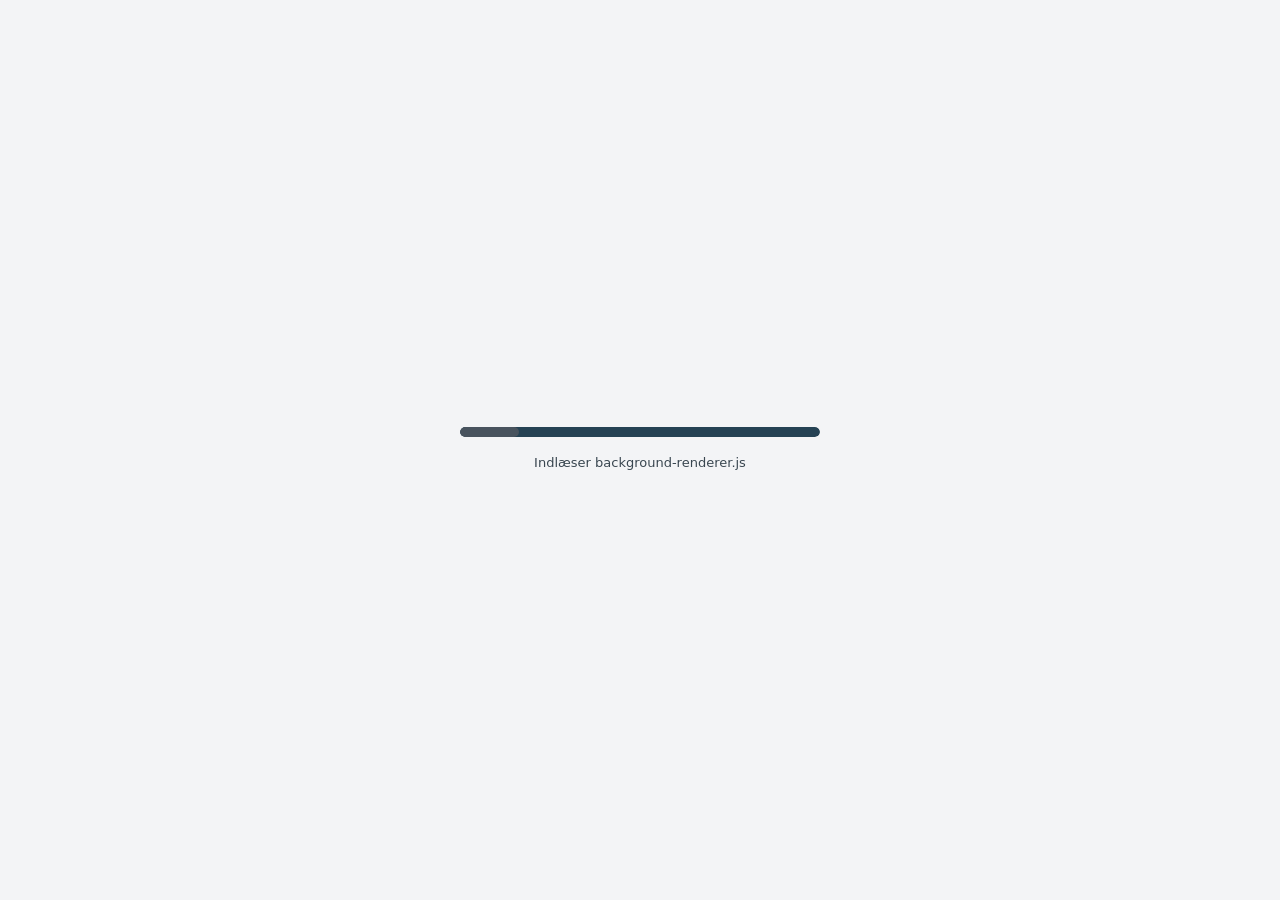
<file: releases/7faaec162c1256cc2d5933e4f541766f8879c5fa/events/sjaelland-rundt-2026/index.html>
<!doctype html>
<html lang="da" data-event-id="sjaelland-rundt-2026" class="viewer-loading">
<meta charset="utf-8">
<base href="../../">
<meta name="viewport" content="width=device-width,initial-scale=1">
<title data-i18n>Sejltracker</title>
<link rel="stylesheet" href="assets/f4ad414b5ff165541084/viewer.css">
<link rel="stylesheet" href="assets/f4ad414b5ff165541084/i18n.css">
<body class="event-panel-collapsed" aria-busy="true">
<section id="viewerLoading" aria-label="Indlæsning" data-i18n-attrs="aria-label">
  <progress id="viewerLoadingProgress" max="100" value="0" aria-label="Indlæser præsentationen" data-i18n-attrs="aria-label"></progress>
  <p id="viewerLoadingStage" role="status" aria-live="polite" data-i18n>Starter …</p>
  <p id="viewerLoadingError" role="alert" hidden></p>
  <p data-client-report-status role="status" hidden></p>
  <button id="viewerLoadingRetry" type="button" hidden data-i18n>Genindlæs siden</button>
</section>
<main inert>
<div id="mapSurface">
<svg id="mapBase" viewBox="230 250 620 760" xmlns="http://www.w3.org/2000/svg" aria-hidden="true">
  <g id="land" pointer-events="none"></g>
  <g id="precipitation"><image id="radarImage" x="0" y="0" width="1000" height="1180" visibility="hidden"/></g>
  <g id="baseMap"><g id="coast"></g><g id="trafficSeparation"></g><g id="militaryAreas"></g><g id="routeT" pointer-events="none"></g><g id="courseLines" pointer-events="none"></g></g>
  <g id="winds" visibility="hidden"></g><g id="mapNavigation" pointer-events="none"></g>
</svg>
<svg id="map" viewBox="230 250 620 760" xmlns="http://www.w3.org/2000/svg" role="group" aria-label="Kort med bådspor, vind, nedbørsradar og annotationer" data-i18n-attrs="aria-label">
  <path id="mapRhumbline" fill="none" stroke-width="2.5" stroke-linejoin="round" stroke-linecap="round" vector-effect="non-scaling-stroke" pointer-events="none" hidden/>
  <g id="routes"></g><g id="gateResults" pointer-events="none"></g><g id="boatMarkers"></g><g id="places"></g><g id="seamarks" pointer-events="none"></g><g id="speedMarkers"></g><g id="noteDrawings" pointer-events="none"></g><g id="drawingPreview" pointer-events="none"></g><g id="annotations"></g><g id="mapCredit" pointer-events="none"></g><g id="trackSpeedLegend" pointer-events="none" aria-label="Bådfart over grunden, jet-farveskala fra 0 til 15 knob" data-i18n-attrs="aria-label"></g>
  <g id="windSelection" visibility="hidden" pointer-events="none" role="status">
    <circle r="4" fill="#f4fafb" stroke="#273940" stroke-width="1.5"/>
    <text id="windSelectionText" font-size="12" font-weight="700" fill="#14212a" stroke="#fff" stroke-width="3" paint-order="stroke"></text>
  </g>
</svg>
</div>
<h1 id="mapHeading"><select id="eventSelect" aria-label="Stævne" title="Vælg stævne" data-i18n-attrs="aria-label title"></select><span id="referenceBoatHeading"></span><a class="all-events" href="./" title="Alle stævner" aria-label="Alle stævner" data-i18n-attrs="title aria-label">⌂</a></h1>
<div id="mapTools">
<button id="presentationFullscreen" type="button" aria-label="Fuld skærm" title="Fuld skærm" aria-pressed="false" hidden data-i18n-attrs="aria-label title">
  <svg id="fullscreenEnterIcon" width="18" height="18" viewBox="0 0 24 24" fill="none" stroke="currentColor" stroke-width="1.7" stroke-linecap="round" stroke-linejoin="round" aria-hidden="true"><path d="M8 3H3v5m13-5h5v5M3 16v5h5m13-5v5h-5"/></svg>
  <svg id="fullscreenExitIcon" width="18" height="18" viewBox="0 0 24 24" fill="none" stroke="currentColor" stroke-width="1.7" stroke-linecap="round" stroke-linejoin="round" aria-hidden="true" hidden><path d="M3 8h5V3m8 0v5h5M8 21v-5H3m18 0h-5v5"/></svg>
</button>
<section id="mapMeasure" aria-label="Måleværktøj" data-i18n-attrs="aria-label">
  <button id="mapMeasureToggle" type="button" aria-label="Mål afstand" aria-pressed="false" title="Mål afstand: træk fra start til slut. Tryk igen for at fjerne målingen." data-i18n-attrs="aria-label title"><svg width="18" height="18" viewBox="0 0 24 24" fill="none" stroke="currentColor" stroke-width="1.7" stroke-linejoin="round" aria-hidden="true"><path d="m3 16 13-13 5 5L8 21Z M6 13l3 3 M9 10l2 2 M12 7l3 3 M15 4l2 2"/></svg></button>
</section>
<section id="mapGates" aria-label="Gate-måling" data-i18n-attrs="aria-label">
  <button id="mapGatesToggle" type="button" aria-label="Mål tid mellem gates" aria-pressed="false" title="Mål sejltid: træk gate 1, og træk derefter gate 2. Tryk igen for at fjerne gates." data-i18n-attrs="aria-label title"><svg width="18" height="18" viewBox="0 0 24 24" fill="none" stroke="currentColor" stroke-width="1.7" stroke-linecap="round" stroke-linejoin="round" aria-hidden="true"><path d="M3 4v11M9 4v11M2 6h8M15 3v11M21 3v11M14 5h8M6 19h12m-3-3 3 3-3 3"/></svg></button>
</section>
<section id="rhumblineTools" aria-label="Tegn permanent rhumbline" hidden data-i18n-attrs="aria-label">
  <p id="measurementHelp"></p>
  <output id="measurementResult" aria-live="polite"></output>
  <div class="map-tool-actions"><button id="finishMapLine" type="button" disabled data-i18n>Gem permanent rhumbline</button><button id="undoMapPoint" type="button" disabled data-i18n>Fortryd punkt</button><button id="editRouteMarks" type="button" aria-controls="routeMarkTools" aria-pressed="false" data-i18n>Redigér mærker</button></div>
  <label id="routeLinePreviewLabel" hidden><span data-i18n>Vis linjen ved</span>
    <select id="routeLinePreview"><option value="start" data-i18n>Start</option><option value="finish" data-i18n>Mål</option></select>
  </label>
  <div id="routeMarkTools" hidden>
    <p data-i18n>Klik på kortet for at sætte et mærke, eller klik på et mærke for at vælge det.</p>
    <label for="routeMarkName" data-i18n>Mærkets navn (valgfrit)</label>
    <input id="routeMarkName" type="text" disabled>
    <div class="map-tool-actions"><button id="removeRouteMark" type="button" disabled data-i18n>Slet mærke</button><button id="saveRouteMarks" type="button" disabled data-i18n>Gem mærker</button></div>
    <p id="routeMarkStatus" role="status"></p>
  </div>
</section>
<section id="mapTracks" aria-label="Sporindstillinger" data-i18n-attrs="aria-label">
  <button id="mapTracksToggle" type="button" aria-label="Spor" title="Spor" aria-expanded="false" aria-controls="mapTracksPanel" data-i18n-attrs="aria-label title"><svg width="18" height="18" viewBox="0 0 24 24" fill="none" stroke="currentColor" stroke-width="1.7" stroke-linecap="round" stroke-linejoin="round" aria-hidden="true"><path d="m3 20 16-8c3-1.5 2-4-1-4H7c-3 0-4-2.5-1-4l3-1"/></svg></button>
  <div id="mapTracksPanel" hidden>
    <label for="trackLength" data-i18n>Sporlængde</label>
    <select id="trackLength"><option value="-1" data-i18n>Ingen spor</option><option value="900" data-i18n>15 minutter</option><option value="1800" data-i18n>30 minutter</option><option value="3600" data-i18n>1 time</option><option value="7200" selected data-i18n>2 timer</option><option value="14400" data-i18n>4 timer</option><option value="28800" data-i18n>8 timer</option><option value="0" data-i18n>Hele forløbet</option></select>
    <label for="referenceBoat" data-i18n>Referencebåd</label>
    <select id="referenceBoat"></select>
    <label for="trackStyle" data-i18n>Sportype</label>
    <select id="trackStyle"><option value="speed" data-i18n>Fart over grunden · SOG</option><option value="boat" data-i18n>Bådfarve</option><option value="absolute" data-i18n>Mod referencebåd · absolut</option><option value="handicap" data-i18n>Mod referencebåd · handicap</option><option value="time" data-i18n>Tid pr. 100 m · alle passager</option></select>
    <label id="handicapTracksLabel" data-i18n><input id="handicapCompensatedTracks" type="checkbox"> Handicapkompenseret spor</label>
    <p id="trackLengthSummary" hidden></p>
    <p id="ghostStatus" role="status" hidden></p>
  </div>
</section>
<button id="wind" type="button" class="weather-toggle" data-mode="off" aria-controls="winds windSelection">
  <svg width="18" height="18" viewBox="0 0 24 24" fill="none" stroke="currentColor" stroke-width="1.7" stroke-linecap="round" stroke-linejoin="round" aria-hidden="true">
    <path class="wind-mean-icon" d="M3 8h11a2.5 2.5 0 1 0-2.5-2.5M2 12h17a2.5 2.5 0 1 0-2.5-2.5M4 16h10a2.5 2.5 0 1 1-2.5 2.5"/>
    <path class="wind-gust-icon" d="M2 7h13a2.5 2.5 0 1 0-2.5-2.5M6 11h14a2 2 0 1 0-2-2M2 15h15a2.5 2.5 0 1 1-2.5 2.5M5 19h6"/>
  </svg>
</button>
<button id="rain" type="button" class="weather-toggle" aria-label="Nedbør" title="Nedbørsradar" aria-pressed="false" aria-controls="precipitation" data-i18n-attrs="aria-label title">
  <svg width="18" height="18" viewBox="0 0 24 24" fill="none" stroke="currentColor" stroke-width="1.7" stroke-linecap="round" stroke-linejoin="round" aria-hidden="true">
    <path d="M5.5 14a3.5 3.5 0 1 1 1.2-6.8 5 5 0 0 1 9.7 1.3A3 3 0 1 1 18 14ZM7 17l-1 2m6-2-1 2m6-2-1 2"/>
  </svg>
</button>
<div id="weatherStatus"><p id="windPeriod" role="status"></p><p id="rainPeriod" role="status"></p></div>
<button id="boatCompareToggle" type="button" aria-label="Sammenlign både" title="Sammenlign både" aria-expanded="false" aria-controls="boatComparePanel" data-i18n-attrs="aria-label title">A/B</button>
<div id="mapSettings" data-language-picker>
  <button id="mapSettingsToggle" type="button" aria-label="Indstillinger" title="Indstillinger" aria-expanded="false" aria-controls="mapSettingsPanel" data-i18n-attrs="aria-label title">
    <svg width="18" height="18" viewBox="0 0 24 24" fill="none" stroke="currentColor" stroke-width="1.7" stroke-linecap="round" stroke-linejoin="round" aria-hidden="true">
      <circle cx="12" cy="12" r="3"/>
      <path d="m10 3-.5 2.5-1.4.8-2.5-.8-2 3.4 2 1.8v1.6l-2 1.8 2 3.4 2.5-.8 1.4.8.5 2.5h4l.5-2.5 1.4-.8 2.5.8 2-3.4-2-1.8v-1.6l2-1.8-2-3.4-2.5.8-1.4-.8L14 3z"/>
    </svg>
  </button>
  <div id="mapSettingsPanel" data-settings-panel hidden>
    <div class="settings-language-label"><span data-i18n>Sprog</span> <span data-language-flag aria-hidden="true"></span></div>
    <nav id="languageOptions" aria-label="Sprog" data-languages data-i18n-attrs="aria-label">
      <a lang="da" hreflang="da">Dansk</a>
      <a lang="en" hreflang="en">English</a>
      <a lang="de" hreflang="de">Deutsch</a>
      <a lang="fr" hreflang="fr">Français</a>
    </nav>
    <label class="settings-unit"><span data-i18n>Vindenhed</span><select id="windUnit"><option value="kn" data-i18n>Knob</option><option value="m/s">m/s</option></select></label>
    <label class="settings-checkbox" id="rhumblineSettingLabel" data-i18n><input id="rhumblineSetting" type="checkbox" aria-controls="mapRhumbline"> Vis rhumbline</label>
  </div>
</div>
<button id="eventPanelToggle" type="button" aria-label="Vis eventpanel" title="Vis eventpanel" aria-expanded="false" aria-controls="eventPanel presentationFooter" data-i18n-attrs="aria-label title"><svg width="18" height="18" viewBox="0 0 24 24" fill="none" stroke="currentColor" stroke-width="1.7" stroke-linecap="round" stroke-linejoin="round" aria-hidden="true"><path d="M12 5.5C9 3.5 5.5 3.5 2 4.5v15c3.5-1 7-1 10 1 3-2 6.5-2 10-1v-15c-3.5-1-7-1-10 1Z"/><path d="M12 5.5v15M5 8l4 .5M5 12l4 .5m6-4 4-.5m-4 4.5 4-.5"/></svg></button>
<p id="comparisonStatus" role="status" hidden></p>
<p id="trackDataStatus" role="status" hidden></p>
</div>
<button id="mapEventImage" type="button" aria-label="Luk billedet og vis kortet" title="Klik for at vise kortet igen" hidden data-i18n-attrs="aria-label title">
  <img id="mapEventImageContent" alt="" draggable="false" hidden>
  <span id="mapEventImageStatus" role="status"></span>
</button>
<section id="renderingError" role="alert" hidden>
  <p data-client-report-status role="status" hidden></p>
  <h2 data-i18n>Kortets rendering er stoppet</h2>
  <p data-i18n>WebGL 2 er påkrævet. Der skiftes ikke til en alternativ tegnemetode.</p>
  <pre id="renderingErrorDetails"></pre>
  <button id="reloadRendering" type="button" data-i18n>Genindlæs siden</button>
</section>
<section id="visibleBoats" aria-label="Både" data-i18n-attrs="aria-label">
  <button id="visibleBoatsToggle" type="button" aria-expanded="false" aria-controls="visibleBoatsPanel"><span><span id="visibleBoatsTitle" data-i18n>Både</span> <span id="visibleBoatsCount">· 0</span></span><span class="boat-list-chevron" aria-hidden="true">⌄</span></button>
  <div id="visibleBoatsPanel" hidden>
    <div id="boatSearch">
      <div class="boat-search-heading">
        <div class="boat-race-filters">
          <label><span class="sr-only" data-i18n>Bane</span><select id="boatCourseSelect" title="Bane" data-i18n-attrs="title"><option value="" data-i18n>Alle baner</option></select></label>
          <label><span class="sr-only" data-i18n>Løb</span><select id="boatClassSelect" title="Løb" data-i18n-attrs="title"><option value="" data-i18n>Alle løb</option></select></label>
        </div>
        <div class="boat-selection-actions">
          <button id="boatFavouritesOnly" type="button" aria-label="Vis kun favoritter" title="Vis kun favoritter" aria-pressed="false" aria-controls="visibleBoatsList" data-i18n-attrs="aria-label title"><svg width="20" height="20" viewBox="0 0 24 24" fill="none" stroke="currentColor" stroke-width="1.7" stroke-linecap="round" stroke-linejoin="round" aria-hidden="true"><path d="M20.8 4.6a5.5 5.5 0 0 0-7.8 0L12 5.7l-1.1-1.1a5.5 5.5 0 0 0-7.8 7.8L12 21l8.8-8.6a5.5 5.5 0 0 0 0-7.8Z"/></svg></button>
          <button id="boatClearFavourites" type="button" aria-label="Fjern alle favoritter" title="Fjern alle favoritter" data-i18n-attrs="aria-label title"><svg width="20" height="20" viewBox="0 0 24 24" fill="none" stroke="currentColor" stroke-width="1.7" stroke-linecap="round" stroke-linejoin="round" aria-hidden="true"><path d="M9 3.5a5.5 5.5 0 0 0-5.9 8.9L12 21l8.8-8.6A5.5 5.5 0 0 0 15 3.5M12 3l-2 5 4 3-4 3 2 7"/></svg></button>
        </div>
      </div>
      <label class="sr-only" for="boatSearchInput" data-i18n>Filter både</label>
      <div class="boat-search-field"><input id="boatSearchInput" type="search" placeholder="Båd, skipper eller bådtype" title="Enter skifter hjertet for hver båd på listen" autocomplete="off" spellcheck="false" aria-controls="visibleBoatsList" data-i18n-attrs="placeholder title"></div>
    </div>
    <ul id="visibleBoatsList" aria-label="Filtrerede både" data-i18n-attrs="aria-label"></ul>
    <p id="visibleBoatsEmpty" hidden data-i18n>Ingen både.</p>
  </div>
</section>

<section id="boatComparePanel" aria-label="Sammenlign både" hidden data-i18n-attrs="aria-label"><h2 data-i18n>Sammenlign både</h2><label for="boatCompareReference" data-i18n>Referencebåd</label><select id="boatCompareReference"><option value="" data-i18n>Ingen referencebåd</option></select><label for="boatCompareMetric" data-i18n>Måling</label><select id="boatCompareMetric"><option value="speed" data-i18n>Hastighed · knob</option><option value="pace" data-i18n>Tempo · sekunder pr. sømil</option></select><button id="boatCompareResetZoom" type="button" title="Vis hele skalaen" hidden data-i18n-attrs="title">1:1</button><p id="boatCompareScope"></p><div id="boatComparePlots"></div></section>
<section id="eventPanel" aria-label="Valgt event" data-i18n-attrs="aria-label">
  <div class="event-panel-header">
    <button id="eventSetPicker" type="button" aria-expanded="false" aria-controls="eventSetControls"></button>
    <button id="saveEventToServer" type="button" class="event-action" title="Gem på serveren" aria-label="Gem på serveren" hidden data-i18n-attrs="title aria-label">
      <svg viewBox="0 0 24 24" aria-hidden="true"><path d="M7 18H6a4 4 0 0 1-.7-7.9 6 6 0 0 1 11.5-1.5A4.7 4.7 0 0 1 18 18h-1M12 20v-8m-3 3 3-3 3 3"/></svg>
    </button>
    <button id="eventAction" type="button" class="event-action" hidden>
      <svg data-event-action="add" viewBox="0 0 24 24" aria-hidden="true"><path d="M12 5v14M5 12h14"/></svg>
      <svg data-event-action="edit" viewBox="0 0 24 24" aria-hidden="true"><path d="m14 6 4 4M4 20l4-.8L20 7l-4-4L4.8 16z"/></svg>
      <svg data-event-action="save" viewBox="0 0 24 24" aria-hidden="true"><path d="M4 4h13l3 3v13H4zM8 4v6h8V4M8 20v-6h8v6"/></svg>
    </button>
  </div>
  <div id="eventSetControls" hidden>
    <label for="eventSetSelect" class="sr-only" data-i18n>Eventsæt</label>
    <select id="eventSetSelect" size="7"></select>
    <div class="button-row">
      <button id="newEventSet" type="button" class="event-set-action">
        <svg viewBox="0 0 24 24" aria-hidden="true"><path d="M12 5v14M5 12h14"/></svg>
        <span data-i18n>Nyt eventsæt</span>
      </button>
      <button id="eventSetLogin" type="button" class="event-set-action" hidden>
        <svg viewBox="0 0 24 24" aria-hidden="true"><path d="M13 4h6v16h-6M4 12h11m-4-4 4 4-4 4"/></svg>
        <span data-i18n>Log ind med GitHub</span>
      </button>
      <button id="eventSetLogout" type="button" class="event-set-action" hidden>
        <svg viewBox="0 0 24 24" aria-hidden="true"><path d="M11 4H5v16h6m-2-8h11m-4-4 4 4-4 4"/></svg>
        <span data-i18n>Log ud</span>
      </button>
    </div>
    <details id="presentationOptions">
      <summary data-i18n>Indstillinger for eventsæt</summary>
      <form id="eventSetNameForm">
        <label for="eventSetName" data-i18n>Eventsættets navn</label>
        <input id="eventSetName" type="text" maxlength="100" required>
        <label for="eventSetVisibility" data-i18n>Synlighed</label>
        <select id="eventSetVisibility"><option value="private" data-i18n>Privat</option><option value="public" data-i18n>Offentligt</option></select>
        <button type="submit" class="event-set-action">
          <svg viewBox="0 0 24 24" aria-hidden="true"><path d="m5 12 4 4L19 6"/></svg>
          <span data-i18n>Gem indstillinger</span>
        </button>
      </form>
      <div class="button-row">
        <button id="loadServerEventSet" type="button" class="event-set-action" hidden>
          <svg viewBox="0 0 24 24" aria-hidden="true"><path d="M7 18H6a4 4 0 0 1-.7-7.9 6 6 0 0 1 11.5-1.5A4.7 4.7 0 0 1 18 18h-1M12 12v8m-3-3 3 3 3-3"/></svg>
          <span data-i18n>Hent serverversion</span>
        </button>
        <button id="downloadPreviousEventDraft" type="button" class="event-set-action" hidden>
          <svg viewBox="0 0 24 24" aria-hidden="true"><path d="M3 11a9 9 0 1 1 2 7M3 5v6h6m3-4v5l3 2"/></svg>
          <span data-i18n>Hent tidligere kladde</span>
        </button>
        <button id="export" type="button" class="event-set-action">
          <svg viewBox="0 0 24 24" aria-hidden="true"><path d="M12 3H5v18h12v-5m-6-5h9m-3-3 3 3-3 3"/></svg>
          <span data-i18n>Eksportér noter</span>
        </button>
        <button id="importEventNotes" type="button" class="event-set-action">
          <svg viewBox="0 0 24 24" aria-hidden="true"><path d="M12 3H5v18h12v-5m-6-5h9m-6-3-3 3 3 3"/></svg>
          <span data-i18n>Importér noter</span>
        </button>
      </div>
    </details>
  </div>
  <dialog id="newEventSetDialog" aria-labelledby="newEventSetTitle">
    <form id="newEventSetForm">
      <h2 id="newEventSetTitle" data-i18n>Nyt eventsæt</h2>
      <label for="newEventSetName" data-i18n>Eventsættets navn</label>
      <input id="newEventSetName" type="text" maxlength="100" required>
      <div class="button-row">
        <button type="submit" data-i18n>Opret eventsæt</button>
        <button id="cancelNewEventSet" type="button" data-i18n>Annullér</button>
      </div>
    </form>
  </dialog>
  <p id="onlineStatus" role="status"></p>
  <button id="cancelEventLogin" type="button" hidden data-i18n>Annullér login</button>
  <div class="event-summary" aria-live="polite" aria-atomic="true">
    <div class="event-meta"><span id="eventCounter"></span><time id="eventTime"></time></div>
    <p id="eventText" data-empty-label="Klik for at tilføje tekst" data-i18n-attrs="data-empty-label"></p>
    <textarea id="eventTextEditor" rows="4" maxlength="900" aria-label="Redigér eventtekst" title="Ctrl+Enter gemmer eventet. Escape annullerer ændringerne." hidden data-i18n-attrs="aria-label title"></textarea>
    <p id="inlineTextStatus" class="help" role="status"></p>
  </div>
  <p id="presentationMessage" class="help" role="status"></p>
  <figure id="eventImageFigure" hidden><button id="eventImageButton" type="button" aria-label="Vis billedet over kortet" aria-controls="mapEventImage" aria-expanded="false" title="Vis billedet over kortet" data-i18n-attrs="aria-label title"><img id="eventImage" alt=""></button><figcaption id="eventImageCaption"></figcaption></figure>
  <p id="eventImageStatus" class="help" role="status"></p>
  <figure id="eventVideoFigure" hidden>
    <button id="eventVideoButton" type="button" aria-label="Afspil YouTube-video i fuld skærm" aria-controls="eventVideoOverlay" aria-expanded="false" data-i18n-attrs="aria-label">
      <img id="eventVideoThumbnail" alt="" loading="lazy">
      <span class="video-play" aria-hidden="true">▶</span><span class="video-caption" data-i18n>Afspil i fuld skærm</span>
    </button>
  </figure>
  <p id="eventVideoStatus" class="help" role="status"></p>
  <p id="speedPinStatus" class="help" role="status"></p>
  <p id="annotationStatus" role="status"></p>
  <div id="eventEditor" hidden>
    <div id="eventContentTools" hidden>
      <div class="button-row">
        <button id="chooseNoteImage" type="button" data-i18n>Upload billede</button>
        <input id="noteImage" type="file" accept="image/jpeg,image/png,image/webp,image/gif" hidden>
        <button id="cropNoteImage" type="button" hidden data-i18n>Beskær</button>
        <button id="removeNoteImage" type="button" hidden data-i18n>Fjern billede</button>
        <button id="startDrawing" type="button" aria-controls="drawingTools" aria-expanded="false" data-i18n>Tegn</button>
      </div>
      <p id="noteImageStatus" role="status"></p>
      <fieldset id="drawingTools" hidden>
        <legend data-i18n>Tegn på kortet</legend>
        <label for="drawingTool" data-i18n>Værktøj</label>
        <select id="drawingTool"><option value="pen" data-i18n>Frihånd</option><option value="arrow" data-i18n>Pil</option><option value="line" data-i18n>Linje</option><option value="circle" data-i18n>Cirkel</option></select>
        <div class="drawing-style">
          <label data-i18n>Farve <input id="drawingColour" type="color" value="#e02020"></label>
          <label data-i18n>Stregbredde <select id="drawingWidth"><option value="2" data-i18n>Tynd</option><option value="4" selected data-i18n>Normal</option><option value="7" data-i18n>Tyk</option></select></label>
        </div>
        <div class="button-row"><button id="undoDrawing" data-i18n>Fortryd sidste streg</button><button id="clearDrawings" data-i18n>Ryd tegninger</button></div>
        <p class="help" data-i18n>Træk på kortet for at tegne. Tegningerne følger geografien ved zoom og vises kun sammen med denne note. Escape stopper tegneværktøjet.</p>
        <button id="finishDrawing" type="button" data-i18n>Færdig</button>
        <p id="drawingCount" class="help" role="status"></p>
      </fieldset>
      <details id="eventScene" hidden>
        <summary data-i18n>Kortvisning</summary>
        <p id="eventSceneStatus" role="status"></p>
        <div class="button-row">
          <button id="captureEventScene" type="button" data-i18n>Brug i eventet</button>
          <button id="restoreEventScene" type="button" data-i18n>Gendan kortvisning</button>
          <button id="undoEventScene" type="button" hidden data-i18n>Fortryd</button>
        </div>
      </details>
      <details id="eventOptions">
        <summary data-i18n>Flere handlinger</summary>
        <label data-i18n>Tidspunkt (dansk tid)<input id="noteTime" type="datetime-local" step="1"></label>
        <label data-i18n>YouTube-link<input id="noteVideo" type="text" inputmode="url" maxlength="2048" placeholder="https://youtu.be/…" aria-describedby="noteVideoStatus"></label>
        <p id="noteVideoStatus" role="status"></p>
        <div class="button-row">
          <button id="removeNoteVideo" type="button" hidden data-i18n>Fjern video</button>
          <button id="placeNote" type="button" data-i18n>Placér markør</button>
          <button id="cancelNote" type="button" hidden data-i18n>Annullér placering</button>
          <button id="removeNotePoint" type="button" hidden data-i18n>Fjern markør</button>
          <button id="deleteNote" type="button" hidden data-i18n>Slet event</button>
        </div>
      </details>
      <button id="cancelEventEdit" type="button" data-i18n>Annullér</button>
    </div>
  </div>
</section>
<footer id="editingTimeline"><div class="controls">
  <div class="transport-controls" role="group" aria-label="Afspilning og events" data-i18n-attrs="aria-label">
    <button id="previousEvent" class="transport-button" type="button" aria-label="Forrige event" title="Forrige event" data-i18n-attrs="aria-label title"><svg viewBox="0 0 24 24" aria-hidden="true"><path fill="currentColor" d="M5 5h2v14H5zM19 5v14L9 12z"/></svg></button>
    <button id="back" class="transport-button" type="button" aria-label="Lavere hastighed" title="Lavere hastighed" data-i18n-attrs="aria-label title"><svg viewBox="0 0 24 24" aria-hidden="true"><path fill="currentColor" d="M11 5v14L2 12zM22 5v14l-9-7z"/></svg></button>
    <button id="play" class="transport-button" type="button" aria-label="Afspil" title="Afspil" data-i18n-attrs="aria-label title"><svg id="playIcon" viewBox="0 0 24 24" aria-hidden="true"><path fill="currentColor" d="M7 4v16l13-8z"/></svg><svg id="pauseIcon" viewBox="0 0 24 24" aria-hidden="true" hidden><path fill="currentColor" d="M5 4h5v16H5zM14 4h5v16h-5z"/></svg></button>
    <button id="next" class="transport-button" type="button" aria-label="Højere hastighed" title="Højere hastighed" data-i18n-attrs="aria-label title"><svg viewBox="0 0 24 24" aria-hidden="true"><path fill="currentColor" d="M2 5v14l9-7zM13 5v14l9-7z"/></svg></button>
    <button id="nextEvent" class="transport-button" type="button" aria-label="Næste event" title="Næste event" data-i18n-attrs="aria-label title"><svg viewBox="0 0 24 24" aria-hidden="true"><path fill="currentColor" d="M17 5h2v14h-2zM5 5v14l10-7z"/></svg></button>
  </div>
  <label for="playbackSpeed" class="sr-only" data-i18n>Afspilningshastighed</label><select id="playbackSpeed" title="Afspilningshastighed" data-i18n-attrs="title"><option value="1">1×</option><option value="2">2×</option><option value="5">5×</option><option value="10">10×</option><option value="20">20×</option><option value="100" selected>100×</option><option value="200">200×</option><option value="400">400×</option><option value="1000">1000×</option></select><time id="clock" aria-label="Kortets tid" data-i18n-attrs="aria-label"></time><div id="timelineTrack"><input id="time" aria-label="Tidspunkt, perioder med valgte både i kortudsnittet" type="range" step="1" data-i18n-attrs="aria-label"><div id="timelineEvents" aria-hidden="true"></div></div>
</div><div id="timeWindow" hidden></div></footer>
<footer id="presentationFooter">
  <div class="event-navigation">
    <nav aria-label="Præsentationens events" data-i18n-attrs="aria-label">
      <label for="presentationEventSelect" class="sr-only" data-i18n>Vælg event</label><select id="presentationEventSelect"></select>
    </nav>
  </div>
</footer></main>
<section id="eventVideoOverlay" role="dialog" aria-modal="true" aria-label="YouTube-video" hidden data-i18n-attrs="aria-label">
  <div class="video-toolbar"><a id="eventVideoLink" target="_blank" rel="noopener" data-i18n>Åbn på YouTube</a><button id="closeEventVideo" type="button" data-i18n>Luk video ×</button></div>
  <div id="eventVideoPlayer"></div>
</section>
<dialog id="imageCropDialog" aria-labelledby="imageCropTitle" aria-describedby="imageCropHelp">
  <h2 id="imageCropTitle" data-i18n>Beskær billede</h2>
  <p id="imageCropHelp" class="help" data-i18n>Træk et udsnit på billedet. Flyt rammen eller træk i hjørnerne for at tilpasse den. Du kan også angive udsnittet i pixels.</p>
  <div class="image-crop-preview"><div id="imageCropStage" hidden>
    <img id="imageCropSource" alt="Billede til beskæring" draggable="false" data-i18n-attrs="alt">
    <div id="imageCropSelection"><span data-crop-corner="nw"></span><span data-crop-corner="ne"></span><span data-crop-corner="sw"></span><span data-crop-corner="se"></span></div>
  </div></div>
  <fieldset id="imageCropFields" disabled><legend data-i18n>Udsnit i pixels</legend><div class="image-crop-fields">
    <label data-i18n>Fra venstre<input id="imageCropX" type="number" min="0" step="1"></label>
    <label data-i18n>Fra toppen<input id="imageCropY" type="number" min="0" step="1"></label>
    <label data-i18n>Bredde<input id="imageCropWidth" type="number" min="1" step="1"></label>
    <label data-i18n>Højde<input id="imageCropHeight" type="number" min="1" step="1"></label>
  </div></fieldset>
  <p id="imageCropStatus" class="help" role="status" aria-live="polite"></p>
  <p class="help" data-i18n>Beskæringen gemmes i kladden til dette event.</p>
  <div class="button-row"><button id="applyImageCrop" type="button" disabled data-i18n>Brug beskæring</button><button id="resetImageCrop" type="button" disabled data-i18n>Hele billedet</button><button id="cancelImageCrop" type="button" data-i18n>Annullér</button></div>
</dialog>
<script src="assets/f4ad414b5ff165541084/i18n-messages.js"></script><script src="assets/f4ad414b5ff165541084/i18n.js"></script><script src="config.js?v=9873acd0e642bd963eda"></script><script src="assets/f4ad414b5ff165541084/client-diagnostics.js"></script><script src="assets/f4ad414b5ff165541084/event-selection.js"></script><script src="assets/f4ad414b5ff165541084/boot.js"></script>
</body>
</html>
</file>
<file: releases/7faaec162c1256cc2d5933e4f541766f8879c5fa/landing.css>
:root{font:16px/1.5 system-ui,sans-serif;color:#173d4c;background:#eef5f6;color-scheme:light}
*{box-sizing:border-box}body{margin:0;min-height:100vh;background:radial-gradient(ellipse at top right,#cce9eb,transparent 65%)}
main{max-width:980px;margin:auto;padding:clamp(32px,8vw,100px) 24px}header{margin-bottom:40px}h1{font-size:clamp(32px,5vw,48px);letter-spacing:-.04em;margin:4px 0 12px}p{color:#526e79}.eyebrow{text-transform:uppercase;letter-spacing:.2em;font-size:12px;font-weight:700}
#eventCards{display:grid;grid-template-columns:repeat(auto-fit,minmax(min(100%,300px),1fr));gap:20px}.event-card{display:flex;flex-direction:column;padding:28px;border:1px solid #c8dce1;border-radius:18px;background:#ffffffdc;color:inherit;text-decoration:none;box-shadow:0 8px 28px #173d4c08;transition:transform .15s,border-color .15s}.event-card:hover{transform:translateY(-3px);border-color:#327b8c}.event-card:focus-visible{outline:3px solid #327b8c;outline-offset:4px}h2{font-size:24px;margin:0}.event-card p{flex:1;margin-bottom:32px}.event-card span{font-size:14px;font-weight:650;color:#246c7d}

header>.language-picker{float:right}
.data-credit{margin-top:28px;color:#526e79;font-size:14px}
.data-credit a{color:#246c7d}
</file>
<file: releases/7faaec162c1256cc2d5933e4f541766f8879c5fa/i18n.css>
.language-picker{position:relative;justify-self:end}
.language-picker button{
 width:38px;height:36px;padding:0;border:1px solid #b8cbd5;border-radius:5px;
 background:#fff;color:#173d4c;font:20px/1 "Apple Color Emoji","Segoe UI Emoji","Noto Color Emoji",system-ui;cursor:pointer
}
.language-picker button:hover,.language-picker button[aria-expanded=true]{background:#e4ebee}
.language-picker nav{
 position:absolute;z-index:4;top:calc(100% + 6px);right:0;min-width:120px;
 background:#fff;color:#173d4c;border:1px solid #b8cbd5;border-radius:5px;
 padding:4px;box-shadow:0 2px 8px #10212d26
}
.language-picker nav[hidden]{display:none}
.language-picker a{display:block;padding:7px 10px;color:inherit;text-decoration:none;border-radius:3px}
.language-picker :is(a:hover,a[aria-current=true]){background:#e4ebee}
.language-picker :is(button,a):focus-visible{outline:2px solid #173d4c;outline-offset:2px}
body.rhumbline-setup #mapTools .language-picker{position:absolute;right:0;top:0}
</file>
